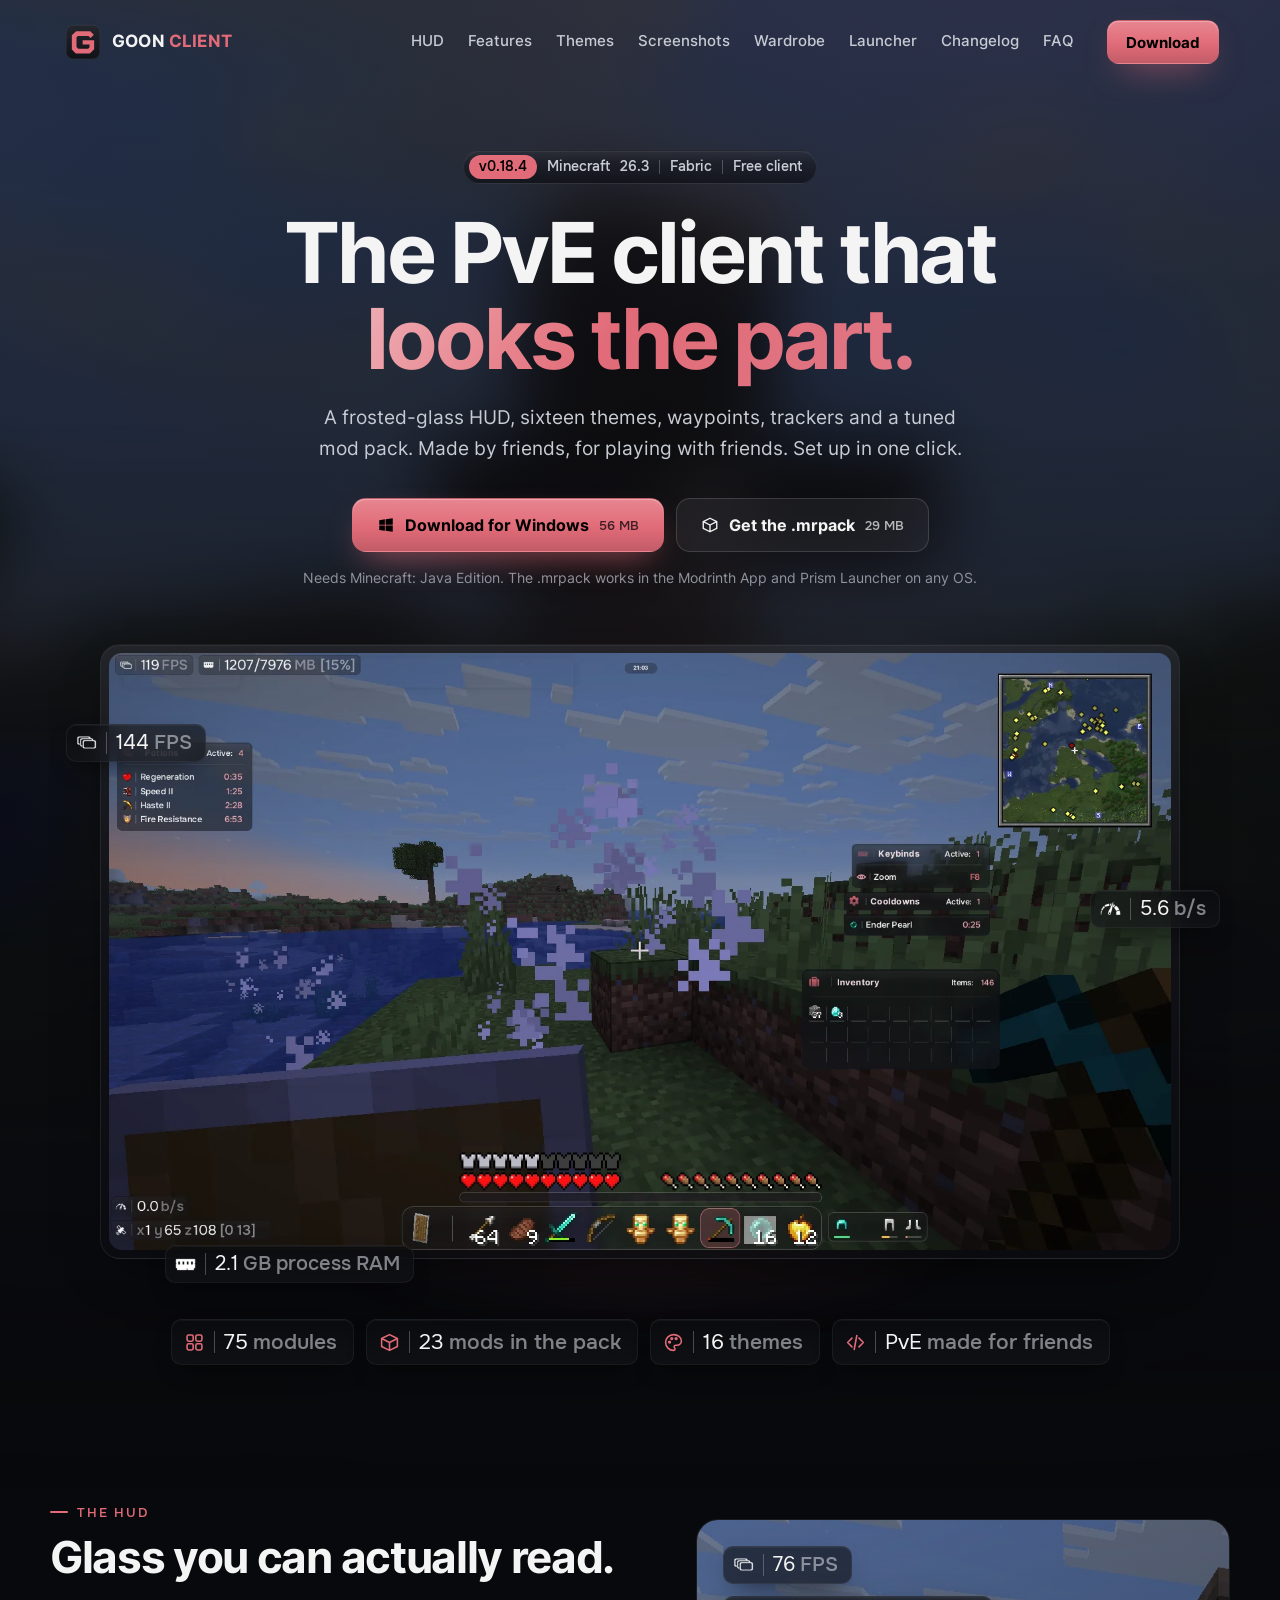
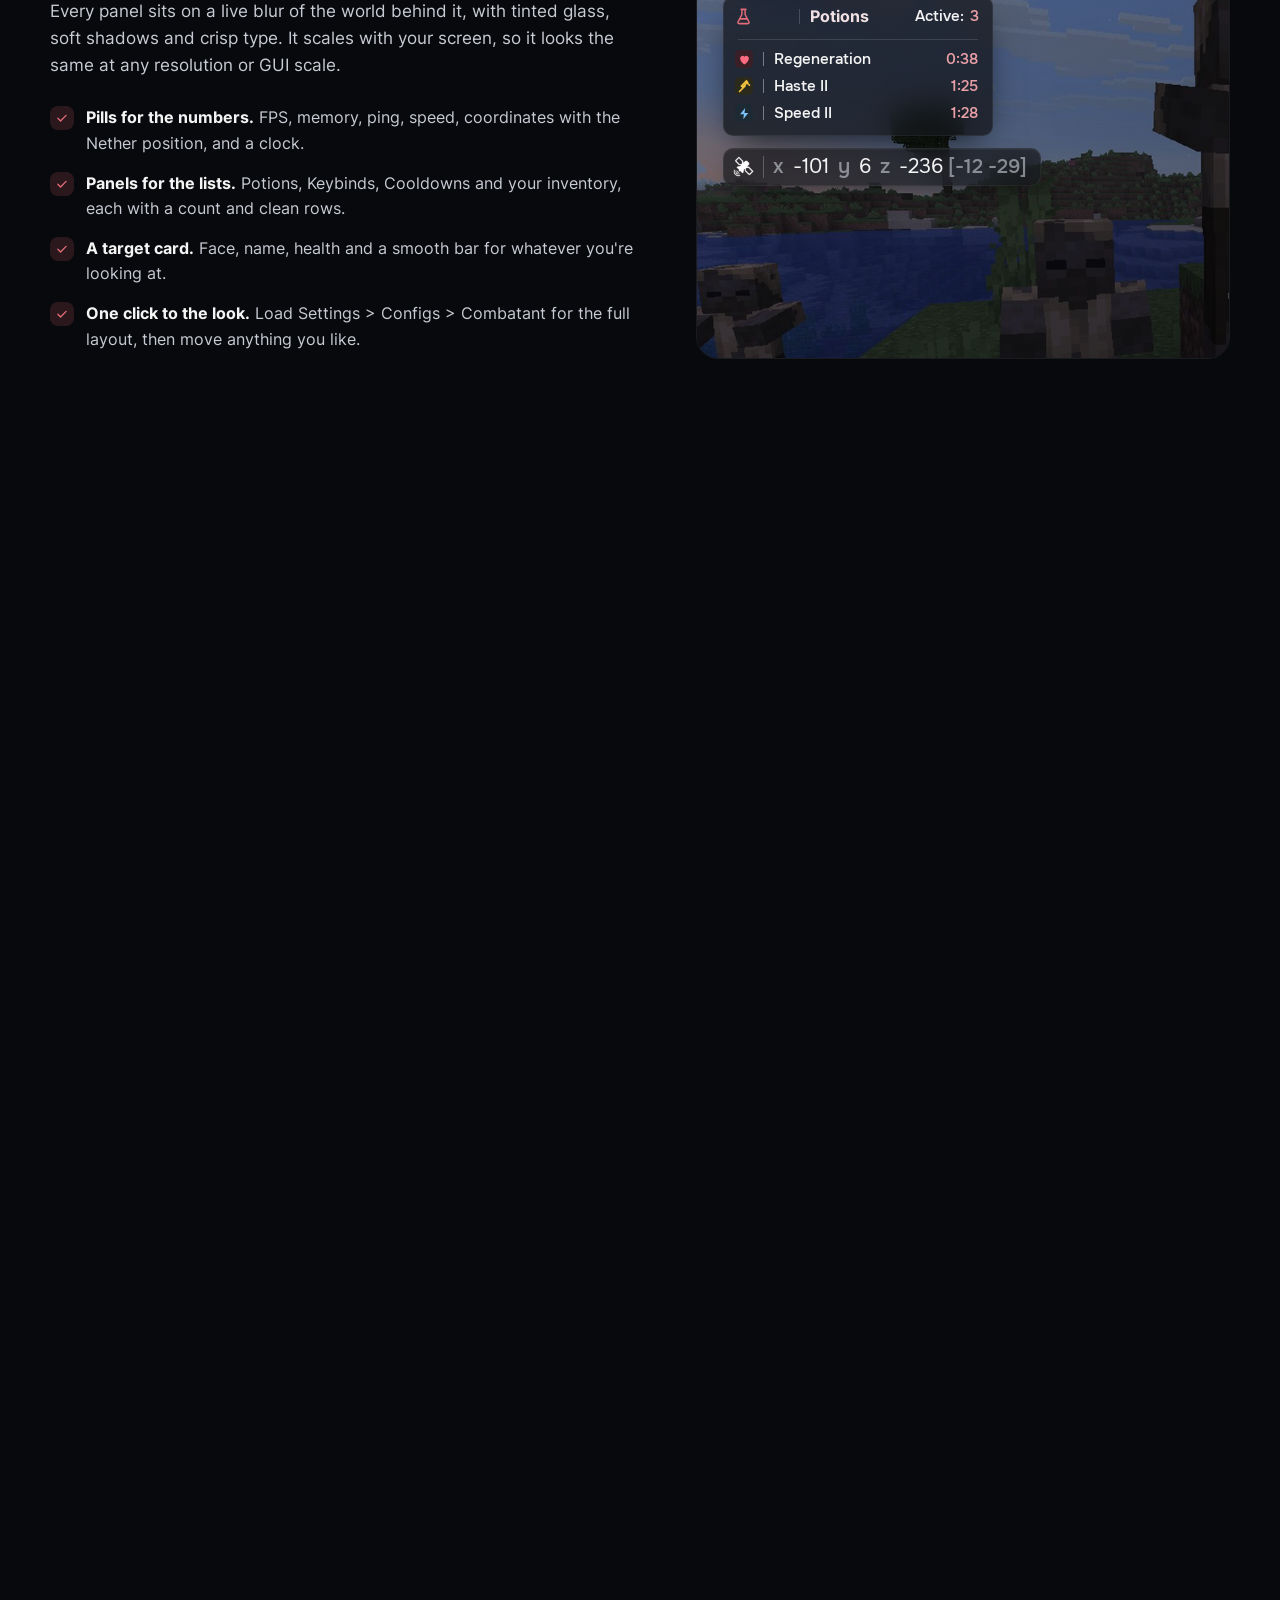
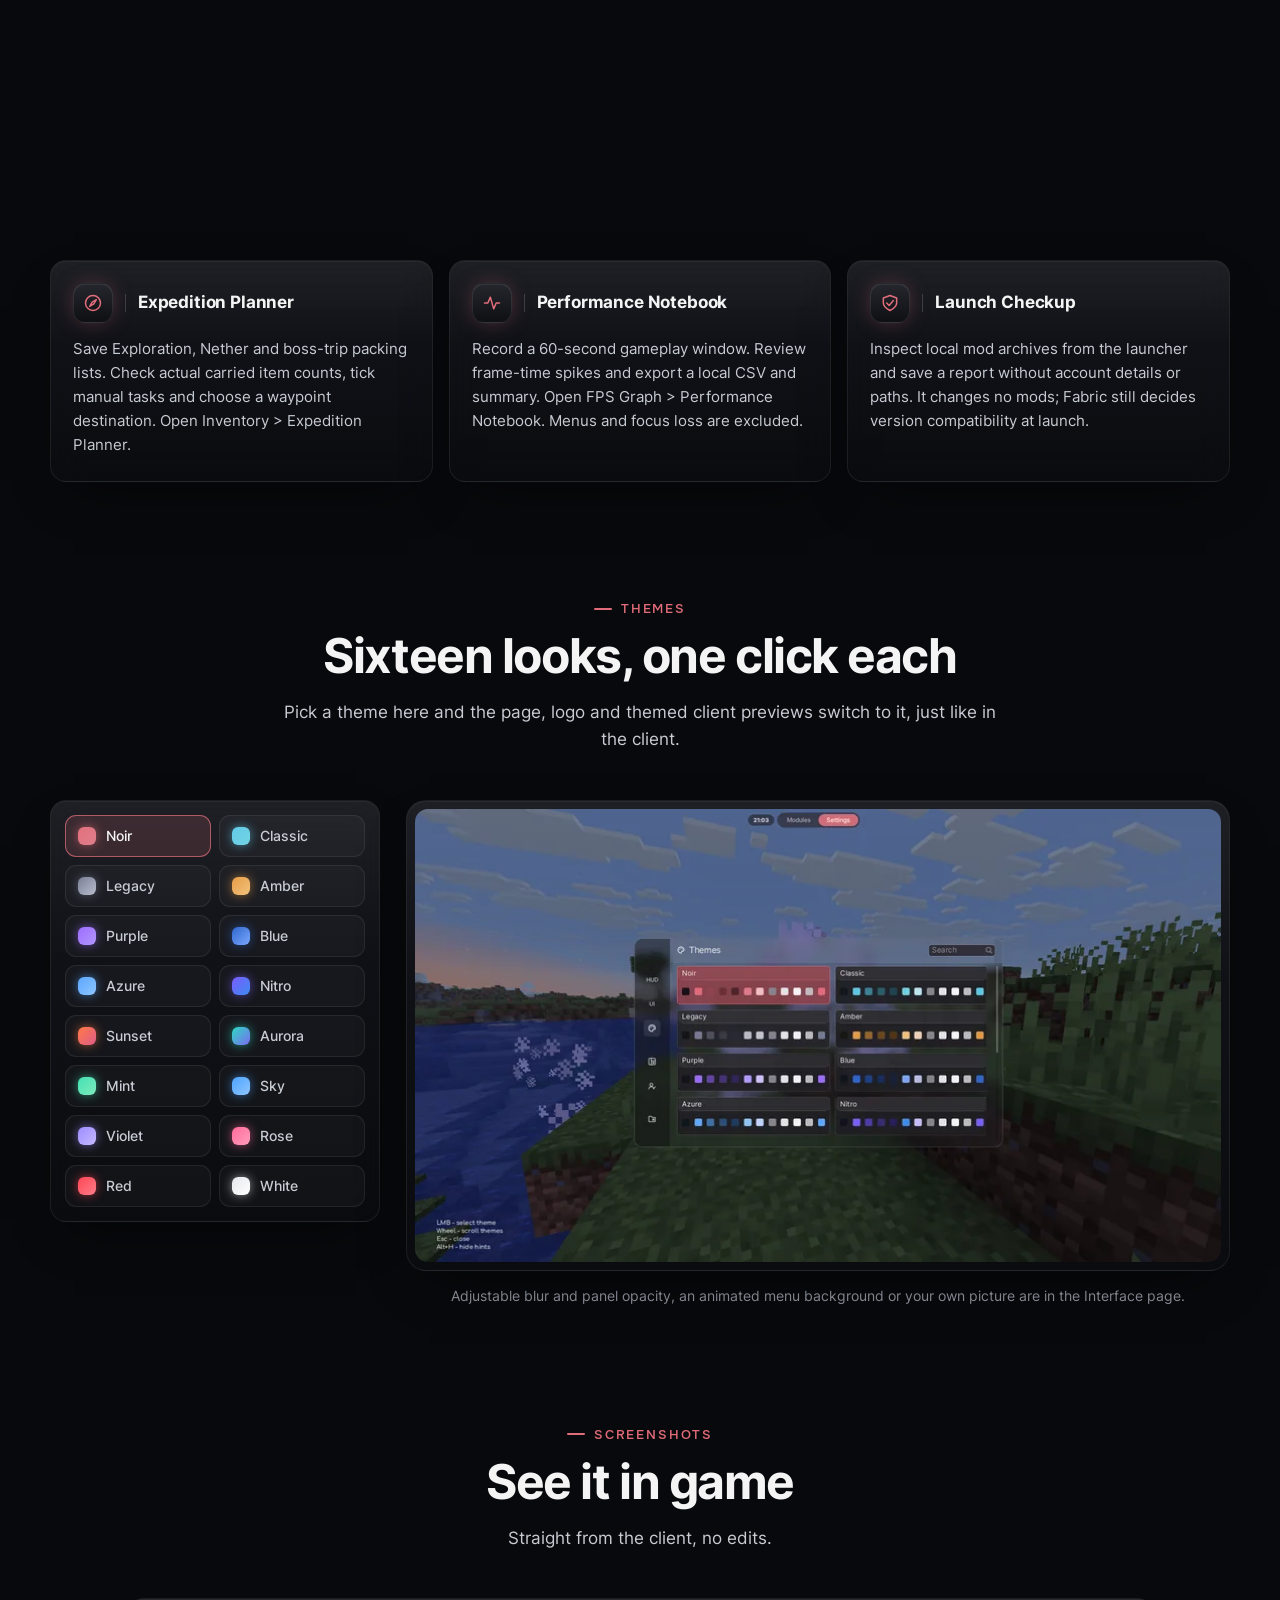
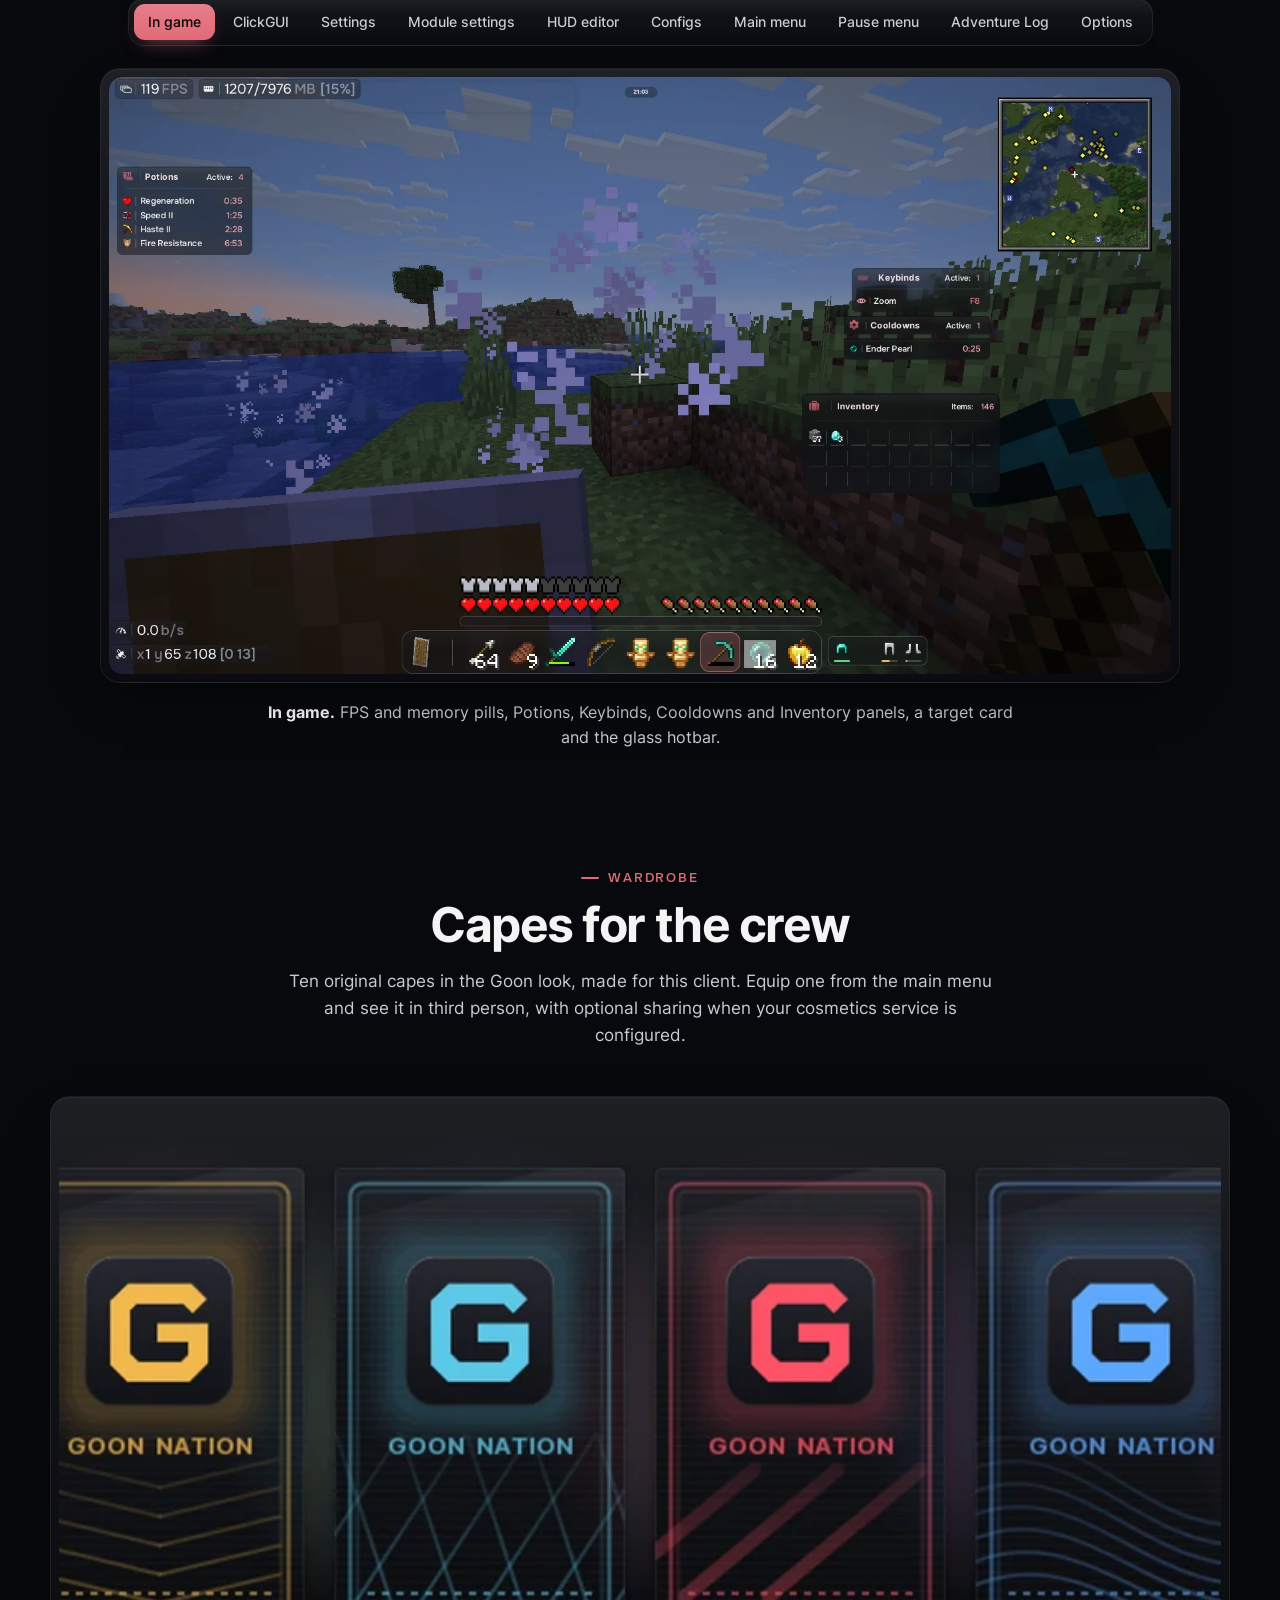
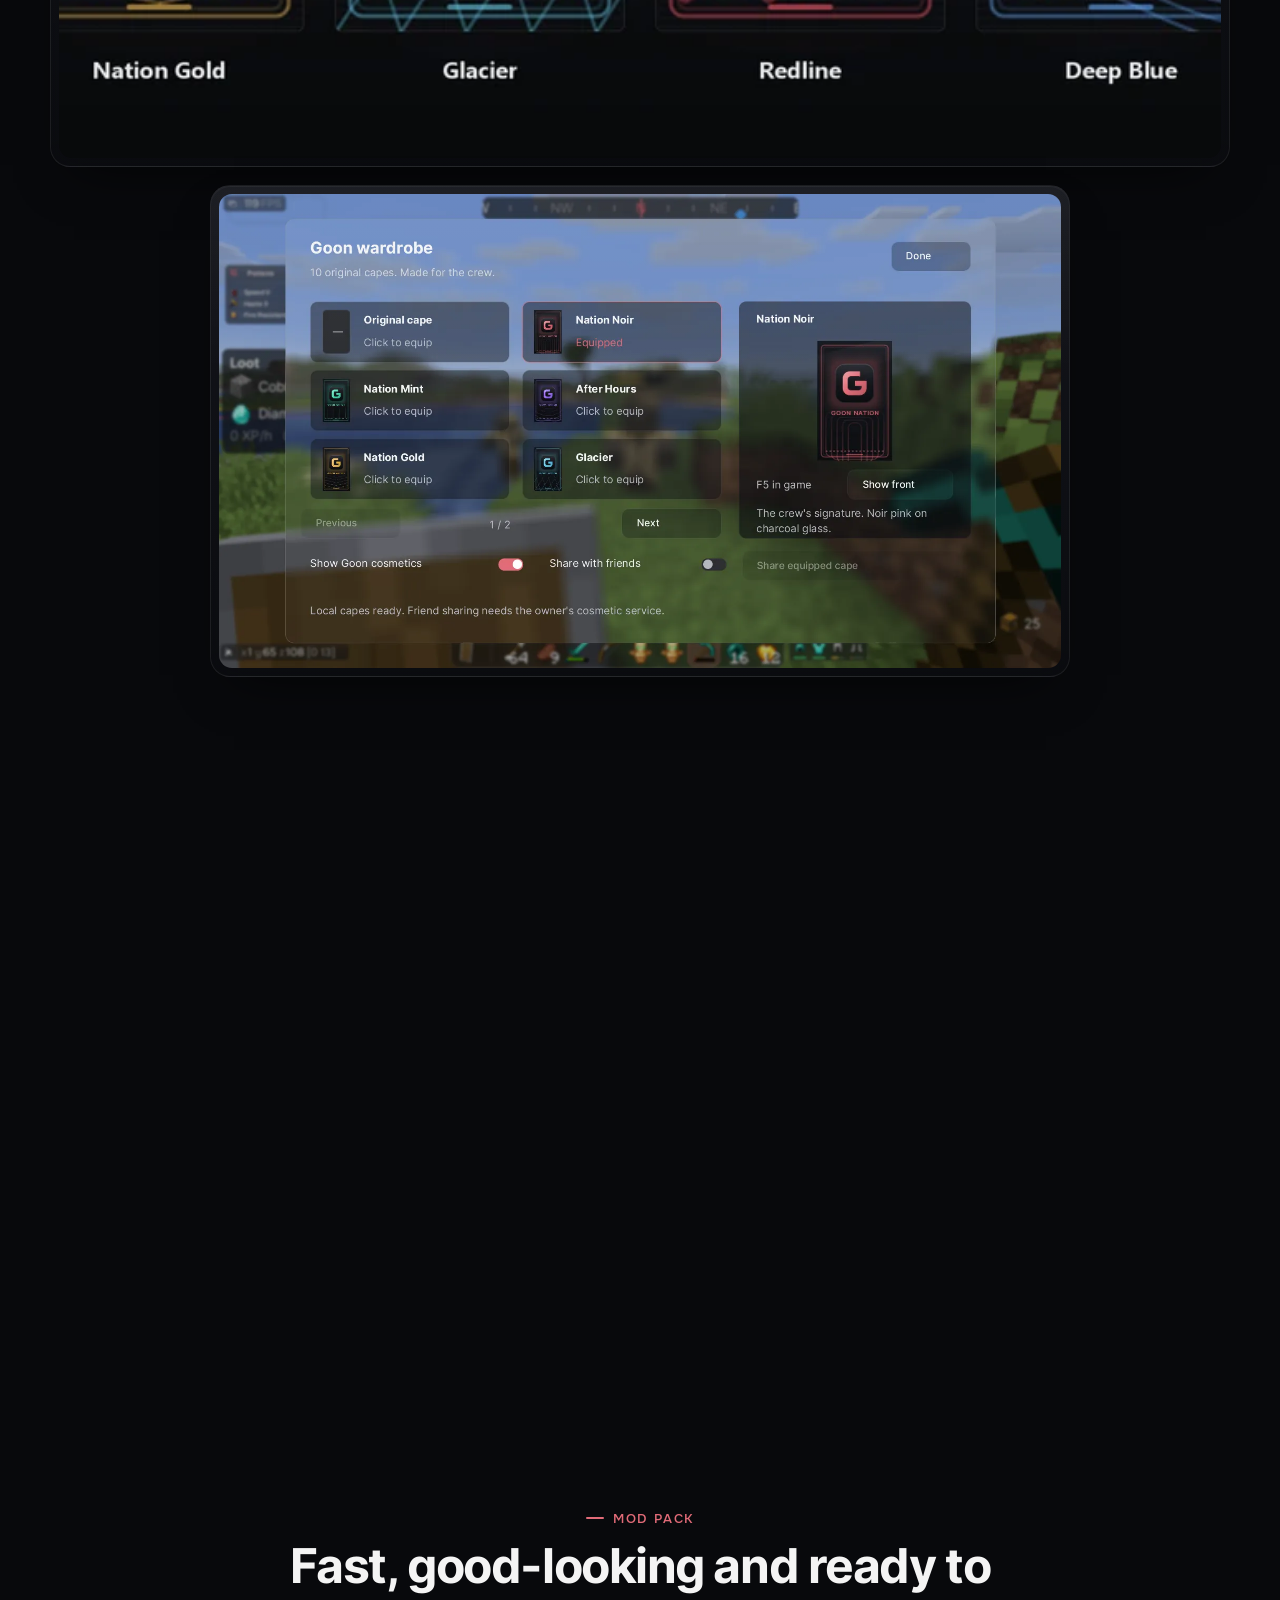
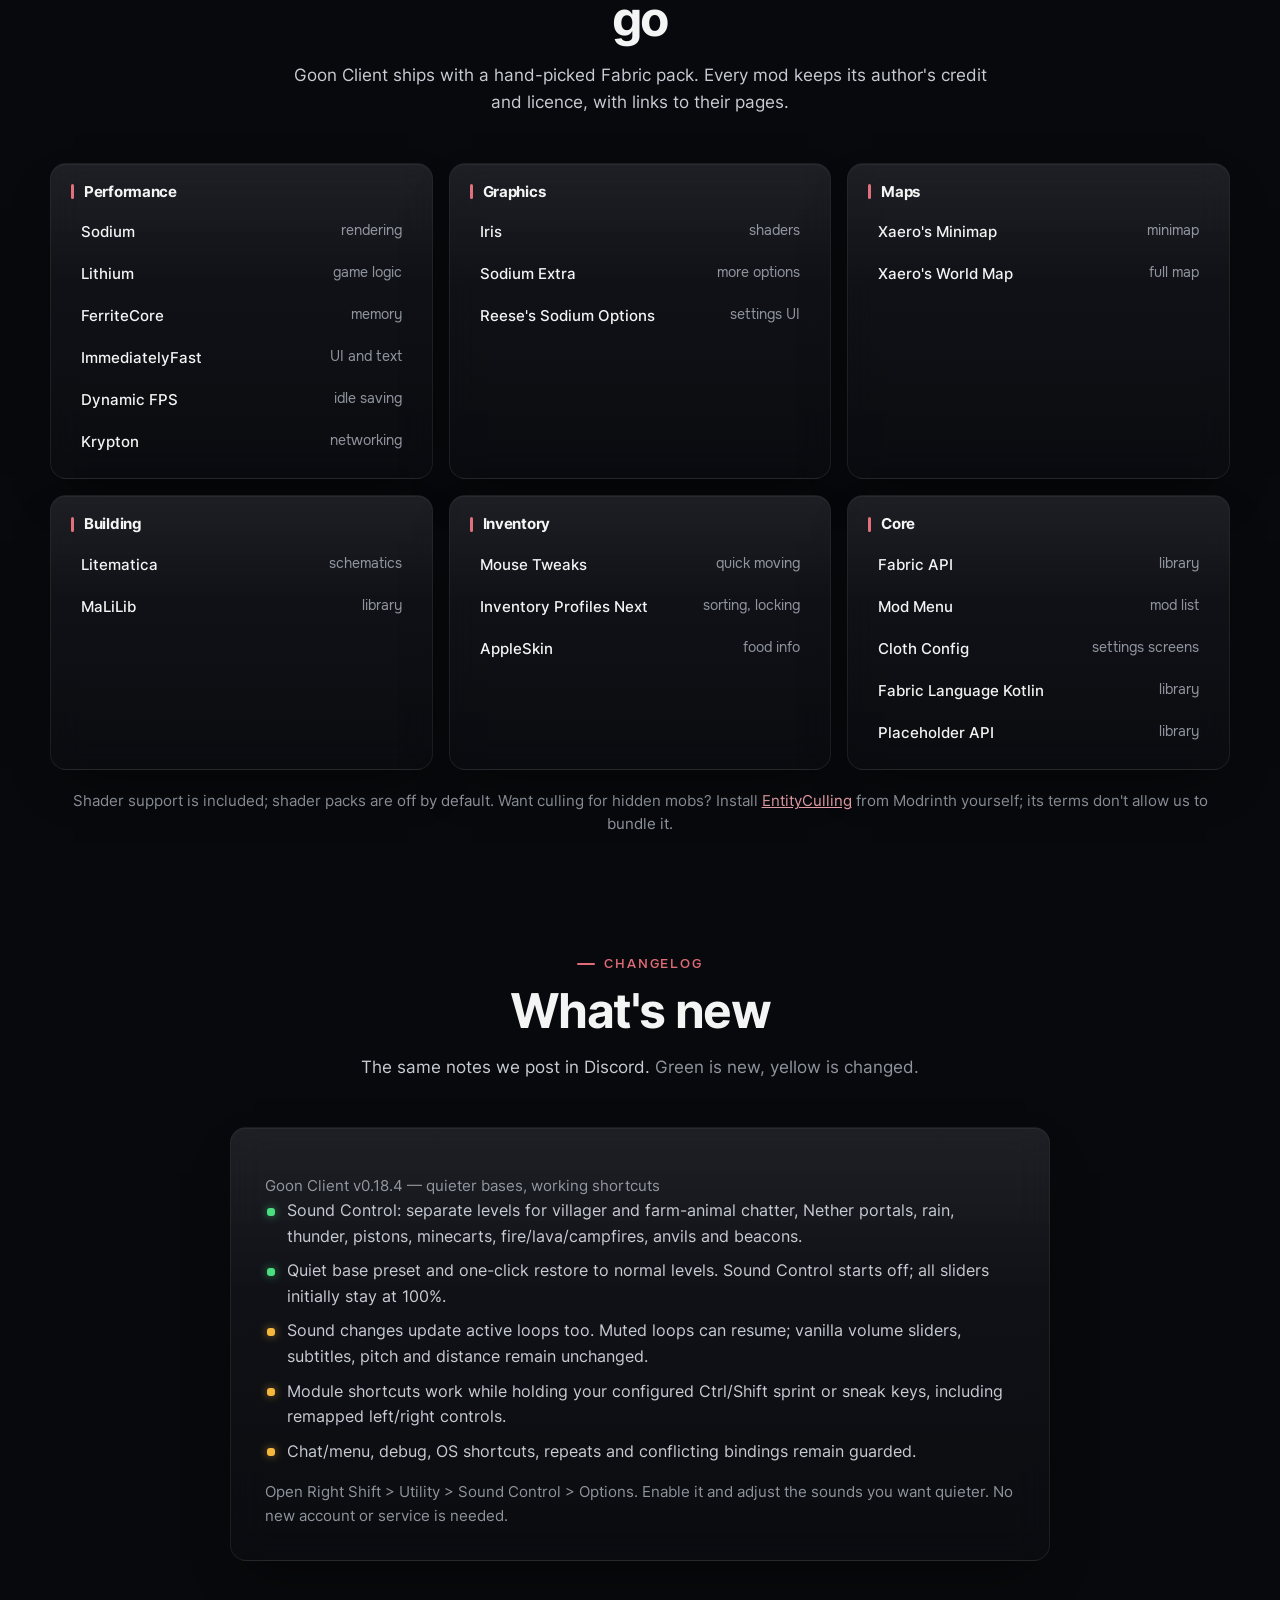
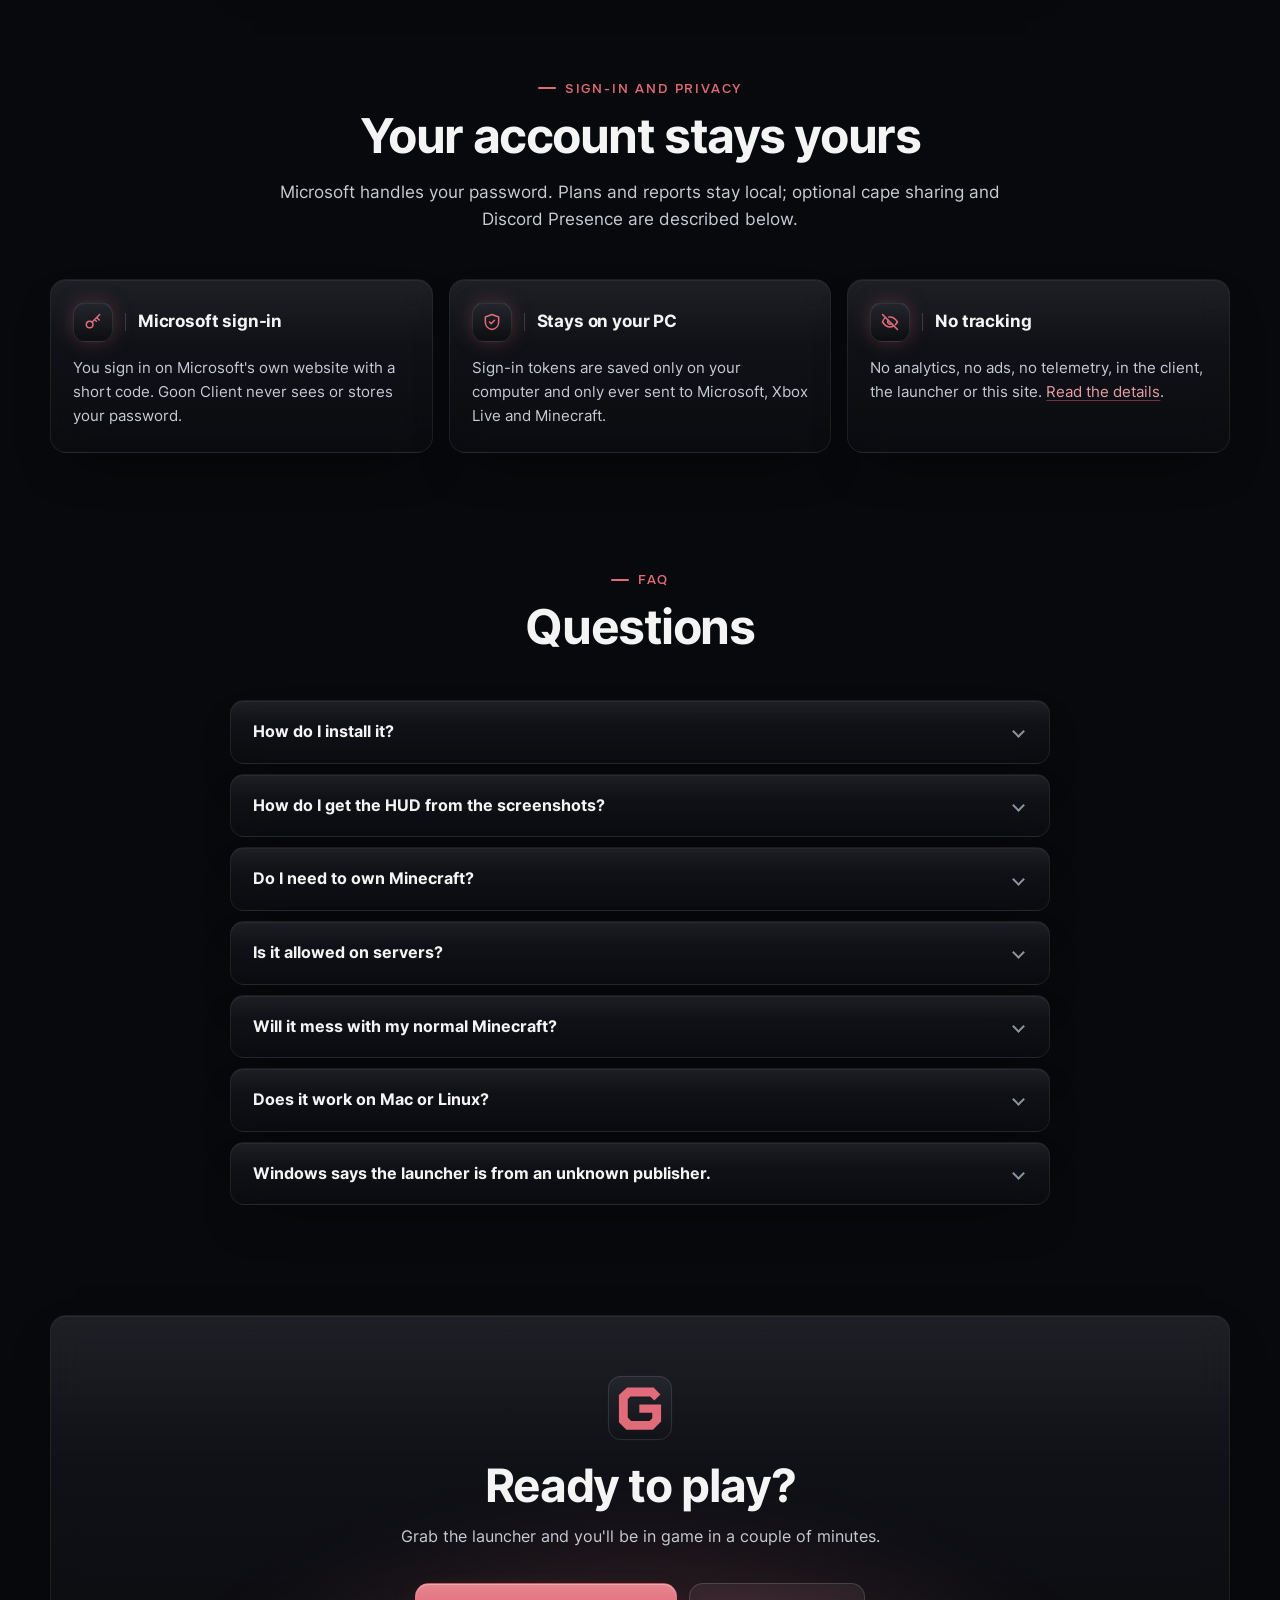
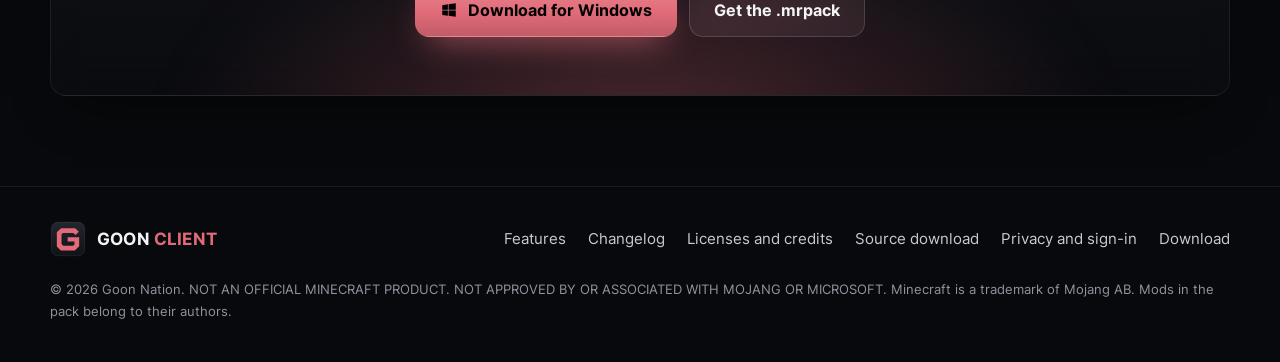
<file: index.html>
<!doctype html>
<html lang="en">
<head>
	<meta charset="utf-8">
	<meta name="viewport" content="width=device-width, initial-scale=1">
	<title>Goon Client</title>
	<meta name="description" content="Goon Client is a free PvE client for Minecraft Java 26.3 by Goon Nation: a frosted-glass HUD, sixteen themes, waypoints, trackers and a tuned mod pack, installed in one click.">
	<meta name="theme-color" content="#08090c">
	<link rel="canonical" href="https://goonnation.xyz/">
	<link rel="icon" type="image/svg+xml" href="assets/img/mark.svg?v=0.17.1">
	<link rel="icon" type="image/png" sizes="64x64" href="assets/img/favicon.png?v=0.17.1">
	<link rel="apple-touch-icon" href="assets/img/apple-touch-icon.png">
	<meta property="og:type" content="website">
	<meta property="og:site_name" content="Goon Nation">
	<meta property="og:title" content="Goon Client: the PvE client for Minecraft 26.3">
	<meta property="og:description" content="A frosted-glass HUD, sixteen themes, waypoints, trackers and a tuned mod pack. Free, installed in one click.">
	<meta property="og:url" content="https://goonnation.xyz/">
	<meta property="og:image" content="https://goonnation.xyz/assets/img/og.jpg">
	<meta name="twitter:card" content="summary_large_image">
	<link rel="preload" href="assets/fonts/inter-bold.ttf" as="font" type="font/ttf" crossorigin>
	<link rel="stylesheet" href="assets/css/site.css?v=0.18.3">
	<script>document.documentElement.classList.add("js")</script>
</head>
<body>
	<a class="skip" href="#main">Skip to content</a>

	<header class="nav" id="nav">
		<div class="wrap nav-inner">
			<a class="brand" href="#top" aria-label="Goon Client home">
				<img data-brand src="assets/img/mark.svg?v=0.17.1" alt="" width="36" height="36">
				<span class="wordmark">GOON <em>CLIENT</em></span>
			</a>
			<ul class="nav-links" id="nav-links">
				<li><a href="#hud">HUD</a></li>
				<li><a href="#features">Features</a></li>
				<li><a href="#themes">Themes</a></li>
				<li><a href="#screenshots">Screenshots</a></li>
				<li><a href="#wardrobe">Wardrobe</a></li>
				<li><a href="#launcher">Launcher</a></li>
				<li><a href="#changelog">Changelog</a></li>
				<li><a href="#faq">FAQ</a></li>
			</ul>
			<a class="btn btn-primary" href="#download">Download</a>
			<button class="nav-toggle" id="nav-toggle" aria-label="Open menu" aria-expanded="false" aria-controls="nav-links">
				<svg viewBox="0 0 24 24" fill="none" stroke="currentColor" stroke-width="2" stroke-linecap="round"><path d="M4 7h16M4 12h16M4 17h16"/></svg>
			</button>
		</div>
	</header>

	<main id="main">
		<!-- Hero -->
		<section class="hero" id="top">
			<div class="hero-bg" aria-hidden="true"><img src="assets/img/hero-bg.jpg" alt="" width="960" height="540"></div>
			<div class="wrap">
				<div class="hero-copy">
					<span class="chip glass"><b>v<span data-version>0.18.4</span></b>Minecraft <span data-mc>26.3</span><span class="sep"></span>Fabric<span class="sep chip-extra"></span><span class="chip-extra">Free client</span></span>
					<h1>The PvE client that<br><span class="accent">looks the part.</span></h1>
					<p class="hero-sub">A frosted-glass HUD, sixteen themes, waypoints, trackers and a tuned mod pack. Made by friends, for playing with friends. Set up in one click.</p>
					<div class="hero-cta" id="download">
						<a class="btn btn-primary btn-big" href="download/GoonClient-Launcher-windows.zip" download>
							<svg viewBox="0 0 24 24" fill="currentColor"><path d="M3 5.5l7.5-1.05V11.5H3V5.5zm0 13l7.5 1.05V12.5H3v6zm8.5 1.2L21 21v-8.5h-9.5v7.2zm0-15.4v7.2H21V3l-9.5 1.3z"/></svg>
							Download for Windows <span class="meta" data-size="launcher">56 MB</span>
						</a>
						<a class="btn btn-big" href="download/GoonClient.mrpack" download>
							<svg viewBox="0 0 24 24" fill="none" stroke="currentColor" stroke-width="1.8" stroke-linejoin="round"><path d="M21 7.5l-9-4.5-9 4.5 9 4.5 9-4.5z"/><path d="M3 7.5v9l9 4.5 9-4.5v-9M12 12v9"/></svg>
							Get the .mrpack <span class="meta" data-size="mrpack">29 MB</span>
						</a>
					</div>
					<p class="hero-note">Needs Minecraft: Java Edition. The .mrpack works in the Modrinth App and Prism Launcher on any OS.</p>
				</div>

				<div class="hero-shot reveal">
					<div class="glow" aria-hidden="true"></div>
					<div class="frame glass">
						<img data-theme-shot="hud" src="assets/img/shot-hud-1600.webp" srcset="assets/img/shot-hud-800.webp 800w, assets/img/shot-hud-1600.webp 1600w" sizes="(max-width: 1100px) 94vw, 1060px" alt="Goon Client in game: FPS and memory pills, the Potions, Keybinds, Cooldowns and Inventory panels, a target card and a glass hotbar" width="1600" height="900" fetchpriority="high">
					</div>
					<div class="float float-a" aria-hidden="true">
						<span class="hud-pill"><img src="assets/img/hud/fps.png" alt="" width="21" height="21"><span class="div"></span>144<span class="unit">FPS</span></span>
					</div>
					<div class="float float-b" aria-hidden="true">
						<span class="hud-pill"><img src="assets/img/hud/speedometer.png" alt="" width="20" height="20"><span class="div"></span>5.6<span class="unit">b/s</span></span>
					</div>
					<div class="float float-c" aria-hidden="true">
						<span class="hud-pill"><img src="assets/img/hud/memory.png" alt="" width="20" height="20"><span class="div"></span>2.1<span class="unit">GB process RAM</span></span>
					</div>
				</div>

				<div class="stats">
					<span class="hud-pill reveal"><svg viewBox="0 0 24 24" fill="none" stroke="currentColor" stroke-width="1.8" stroke-linecap="round" stroke-linejoin="round"><rect x="3.5" y="3.5" width="7" height="7" rx="1.8"/><rect x="13.5" y="3.5" width="7" height="7" rx="1.8"/><rect x="3.5" y="13.5" width="7" height="7" rx="1.8"/><rect x="13.5" y="13.5" width="7" height="7" rx="1.8"/></svg><span class="div"></span>75<span class="unit">modules</span></span>
					<span class="hud-pill reveal"><svg viewBox="0 0 24 24" fill="none" stroke="currentColor" stroke-width="1.8" stroke-linejoin="round"><path d="M21 7.5l-9-4.5-9 4.5 9 4.5 9-4.5z"/><path d="M3 7.5v9l9 4.5 9-4.5v-9M12 12v9"/></svg><span class="div"></span><strong data-mods>23</strong><span class="unit">mods in the pack</span></span>
					<span class="hud-pill reveal"><svg viewBox="0 0 24 24" fill="none" stroke="currentColor" stroke-width="1.8" stroke-linejoin="round"><path d="M12 3a9 9 0 1 0 0 18c1.1 0 1.7-.8 1.7-1.7 0-.5-.2-.9-.5-1.2-.3-.3-.5-.7-.5-1.2 0-.9.8-1.7 1.7-1.7H16a5 5 0 0 0 5-5c0-4-4-7.2-9-7.2z"/><circle cx="7.5" cy="11.5" r="1"/><circle cx="10" cy="7.5" r="1"/><circle cx="15" cy="7.5" r="1"/></svg><span class="div"></span>16<span class="unit">themes</span></span>
					<span class="hud-pill reveal"><svg viewBox="0 0 24 24" fill="none" stroke="currentColor" stroke-width="1.8" stroke-linecap="round" stroke-linejoin="round"><path d="M8 7l-5 5 5 5M16 7l5 5-5 5M13.5 4l-3 16"/></svg><span class="div"></span>PvE<span class="unit">made for friends</span></span>
				</div>
			</div>
		</section>

		<!-- HUD -->
		<section class="section" id="hud">
			<div class="wrap split">
				<div class="reveal">
					<span class="eyebrow">The HUD</span>
					<h2>Glass you can actually read.</h2>
					<p class="lede">Every panel sits on a live blur of the world behind it, with tinted glass, soft shadows and crisp type. It scales with your screen, so it looks the same at any resolution or GUI scale.</p>
					<ul class="checks">
						<li><span class="check"><svg viewBox="0 0 24 24" fill="none" stroke="currentColor" stroke-width="2.4" stroke-linecap="round" stroke-linejoin="round"><path d="M5 12.5l4.5 4.5L19 7.5"/></svg></span><span><strong>Pills for the numbers.</strong> FPS, memory, ping, speed, coordinates with the Nether position, and a clock.</span></li>
						<li><span class="check"><svg viewBox="0 0 24 24" fill="none" stroke="currentColor" stroke-width="2.4" stroke-linecap="round" stroke-linejoin="round"><path d="M5 12.5l4.5 4.5L19 7.5"/></svg></span><span><strong>Panels for the lists.</strong> Potions, Keybinds, Cooldowns and your inventory, each with a count and clean rows.</span></li>
						<li><span class="check"><svg viewBox="0 0 24 24" fill="none" stroke="currentColor" stroke-width="2.4" stroke-linecap="round" stroke-linejoin="round"><path d="M5 12.5l4.5 4.5L19 7.5"/></svg></span><span><strong>A target card.</strong> Face, name, health and a smooth bar for whatever you're looking at.</span></li>
						<li><span class="check"><svg viewBox="0 0 24 24" fill="none" stroke="currentColor" stroke-width="2.4" stroke-linecap="round" stroke-linejoin="round"><path d="M5 12.5l4.5 4.5L19 7.5"/></svg></span><span><strong>One click to the look.</strong> Load Settings &gt; Configs &gt; Combatant for the full layout, then move anything you like.</span></li>
					</ul>
				</div>
				<div class="hud-stage reveal" aria-hidden="true">
					<img src="assets/img/hud-stage.jpg" alt="" width="960" height="720" loading="lazy">
					<div class="stack">
						<span class="hud-pill"><img src="assets/img/hud/fps.png" alt="" width="21" height="21"><span class="div"></span>76<span class="unit">FPS</span></span>
						<div class="hud-panel">
							<header>
								<svg viewBox="0 0 24 24" fill="none" stroke="currentColor" stroke-width="1.9" stroke-linecap="round" stroke-linejoin="round"><path d="M9 3h6M10 3v6.5L5 19a1.5 1.5 0 0 0 1.3 2h11.4A1.5 1.5 0 0 0 19 19l-5-9.5V3"/><path d="M7.5 15h9"/></svg>
								<span class="div"></span><strong>Potions</strong><span>Active:<b>3</b></span>
							</header>
							<hr>
							<div class="hud-row"><i style="background:#3a1f26;color:#ff6b81"><svg viewBox="0 0 24 24" fill="currentColor"><path d="M12 20s-7-4.5-7-10a4 4 0 0 1 7-2.6A4 4 0 0 1 19 10c0 5.5-7 10-7 10z"/></svg></i><span class="div"></span>Regeneration<em>0:38</em></div>
							<div class="hud-row"><i style="background:#2c2a1a;color:#f5c542"><svg viewBox="0 0 24 24" fill="none" stroke="currentColor" stroke-width="2.4" stroke-linecap="round"><path d="M14 4l6 6M4 20l9-9M15 3l2 2-8 8-2-2z"/></svg></i><span class="div"></span>Haste II<em>1:25</em></div>
							<div class="hud-row"><i style="background:#1d2a33;color:#7cc4ff"><svg viewBox="0 0 24 24" fill="currentColor"><path d="M13 3L5 13h6l-1 8 8-10h-6l1-8z"/></svg></i><span class="div"></span>Speed II<em>1:28</em></div>
						</div>
						<span class="hud-pill"><img src="assets/img/hud/coords.png" alt="" width="20" height="20"><span class="div"></span><span class="unit" style="margin:0">x</span>-101 <span class="unit" style="margin:0">y</span>6 <span class="unit" style="margin:0">z</span>-236<span class="unit">[-12 -29]</span></span>
					</div>
				</div>
			</div>
		</section>

		<!-- Features -->
		<section class="section" id="features">
			<div class="wrap">
				<div class="section-head reveal">
					<span class="eyebrow">Features</span>
					<h2>Everything survival needs on screen</h2>
					<p>Built for servers with friends: the info you actually look at, laid out cleanly, and nothing that gets in the way.</p>
				</div>

				<div class="features">
					<article class="feature glass reveal">
						<div class="feature-head"><div class="icon"><svg viewBox="0 0 24 24" fill="none" stroke="currentColor" stroke-width="1.8" stroke-linecap="round" stroke-linejoin="round"><rect x="3.5" y="4" width="17" height="16" rx="3"/><path d="M3.5 9h17M8 4v5"/></svg></div><span class="div"></span><h3>ClickGUI and Settings</h3></div>
						<p>Press <kbd>Right Shift</kbd> for a frosted-glass menu: category tabs across the top and icon cards in a three-column grid, search with <kbd>Ctrl</kbd>+<kbd>F</kbd>, and a Settings window for the HUD, interface, themes and saved setups.</p>
					</article>
					<article class="feature glass reveal">
						<div class="feature-head"><div class="icon"><svg viewBox="0 0 24 24" fill="none" stroke="currentColor" stroke-width="1.8" stroke-linecap="round" stroke-linejoin="round"><path d="M12 3v18M3 12h18M9 6l3-3 3 3M9 18l3 3 3-3M6 9l-3 3 3 3M18 9l3 3-3 3"/></svg></div><span class="div"></span><h3>HUD editor</h3></div>
						<p>Drag any panel and it lands exactly where you drop it, snapping to edges and other panels. Select one and every setting it has sits right beside it.</p>
					</article>
					<article class="feature glass reveal">
						<div class="feature-head"><div class="icon"><svg viewBox="0 0 24 24" fill="none" stroke="currentColor" stroke-width="1.8" stroke-linecap="round" stroke-linejoin="round"><path d="M12 21s-7-6.2-7-11.5a7 7 0 0 1 14 0C19 14.8 12 21 12 21z"/><circle cx="12" cy="9.5" r="2.5"/></svg></div><span class="div"></span><h3>Waypoints and minimap</h3></div>
						<p>Xaero's minimap lives in your HUD. Save spots with <kbd>/wp</kbd>, follow them on the compass and get a death waypoint automatically.</p>
					</article>
					<article class="feature glass reveal">
						<div class="feature-head"><div class="icon"><svg viewBox="0 0 24 24" fill="none" stroke="currentColor" stroke-width="1.8" stroke-linecap="round" stroke-linejoin="round"><path d="M12 3l9 5-9 5-9-5 9-5z"/><path d="M3 13l9 5 9-5"/></svg></div><span class="div"></span><h3>Spawn Overlay and farm tools</h3></div>
						<p>Red where mobs can spawn now, amber where they can at night, plus chunk borders and spawn range rings for planning farms.</p>
					</article>
					<article class="feature glass reveal">
						<div class="feature-head"><div class="icon"><svg viewBox="0 0 24 24" fill="none" stroke="currentColor" stroke-width="1.8" stroke-linecap="round" stroke-linejoin="round"><path d="M5 4.5A1.5 1.5 0 0 1 6.5 3H19v15H6.5A1.5 1.5 0 0 0 5 19.5v-15z"/><path d="M5 19.5A1.5 1.5 0 0 0 6.5 21H19v-3"/><path d="M9 7h6M9 10.5h6"/></svg></div><span class="div"></span><h3>Adventure Log</h3></div>
						<p>Press <kbd>J</kbd> for a diary of each world: deaths and what killed you, bosses, rare finds, advancements and trips, with screenshots.</p>
					</article>
					<article class="feature glass reveal">
						<div class="feature-head"><div class="icon"><svg viewBox="0 0 24 24" fill="none" stroke="currentColor" stroke-width="1.8" stroke-linecap="round" stroke-linejoin="round"><path d="M4 19h16"/><path d="M6 15l4-4 3 3 5-6"/><path d="M15 8h3v3"/></svg></div><span class="div"></span><h3>Loot Tracker</h3></div>
						<p>Everything you pick up, with drops, XP and kills per hour. Reset it when you start a farm run.</p>
					</article>
					<article class="feature glass reveal">
						<div class="feature-head"><div class="icon"><svg viewBox="0 0 24 24" fill="none" stroke="currentColor" stroke-width="1.8" stroke-linecap="round" stroke-linejoin="round"><path d="M12 20s-7-4.5-7-10a4 4 0 0 1 7-2.6A4 4 0 0 1 19 10c0 5.5-7 10-7 10z"/></svg></div><span class="div"></span><h3>Mob Info and health bars</h3></div>
						<p>A target card with health, armour and distance for what you're looking at, plus health bars and damage numbers over hurt mobs.</p>
					</article>
					<article class="feature glass reveal">
						<div class="feature-head"><div class="icon"><svg viewBox="0 0 24 24" fill="none" stroke="currentColor" stroke-width="1.8" stroke-linecap="round" stroke-linejoin="round"><path d="M12 3.5l9 16H3l9-16z"/><path d="M12 10v4M12 17h.01"/></svg></div><span class="div"></span><h3>Danger Meter and Boss Prep</h3></div>
						<p>Warnings for low health, hunger, drowning and breaking gear, and a checklist before the Wither, the Warden or a raid.</p>
					</article>
					<article class="feature glass reveal">
						<div class="feature-head"><div class="icon"><svg viewBox="0 0 24 24" fill="none" stroke="currentColor" stroke-width="1.8" stroke-linecap="round" stroke-linejoin="round"><circle cx="11" cy="11" r="7"/><path d="M20 20l-4-4M11 8v6M8 11h6"/></svg></div><span class="div"></span><h3>Zoom, Freelook and crosshair</h3></div>
						<p>Hold <kbd>C</kbd> to zoom and <kbd>Left Alt</kbd> to look around. Build your own crosshair: five styles, any size and colour.</p>
					</article>
				</div>
			</div>
		</section>

        <section class="section" id="survival-tools">
            <div class="wrap">
                <div class="section-head reveal">
                    <span class="eyebrow">Survival companions</span>
                    <h2>Plan the trip. Keep the details.</h2>
                    <p>Local tools for packing, finding supplies and understanding your sessions.</p>
                </div>
                <div class="features">
                    <article class="feature glass reveal">
                        <div class="feature-head"><div class="icon"><svg viewBox="0 0 24 24" fill="none" stroke="currentColor" stroke-width="1.8" stroke-linecap="round" stroke-linejoin="round"><rect x="3" y="4" width="18" height="7" rx="2"/><rect x="3" y="14" width="18" height="6" rx="2"/><path d="M7 7.5h.01M7 17h.01"/></svg></div><span class="div"></span><h3>Server-linked setups</h3></div>
                        <p>Link a saved setup in Configs. It loads on your next join, and your previous settings return when you leave.</p>
                    </article>
                    <article class="feature glass reveal">
                        <div class="feature-head"><div class="icon"><svg viewBox="0 0 24 24" fill="none" stroke="currentColor" stroke-width="1.8" stroke-linecap="round" stroke-linejoin="round"><path d="M3 8l9-5 9 5v11H3zM3 8l9 5 9-5M12 13v8"/></svg></div><span class="div"></span><h3>Container Bookmarks</h3></div>
                        <p>Search items in containers you previously opened, then copy a location or make a waypoint. Remembered contents can become stale until reopened.</p>
                    </article>
                    <article class="feature glass reveal">
                        <div class="feature-head"><div class="icon"><svg viewBox="0 0 24 24" fill="none" stroke="currentColor" stroke-width="1.8" stroke-linecap="round" stroke-linejoin="round"><path d="M4 20V4M4 20h17M8 16v-5M13 16V7M18 16v-8"/></svg></div><span class="div"></span><h3>Farm reports</h3></div>
                        <p>Review your observed pickups and XP, then export CSV or Markdown. Rates use at least one minute; these are not server-wide production totals.</p>
                    </article>
                    <article class="feature glass reveal">
                        <div class="feature-head"><div class="icon"><svg viewBox="0 0 24 24" fill="none" stroke="currentColor" stroke-width="1.8" stroke-linecap="round" stroke-linejoin="round"><circle cx="12" cy="12" r="9"/><path d="M16 8l-3 5-5 3 3-5z"/></svg></div><span class="div"></span><h3>Expedition Planner</h3></div>
                        <p>Save Exploration, Nether and boss-trip packing lists. Check actual carried item counts, tick manual tasks and choose a waypoint destination. Open Inventory &gt; Expedition Planner.</p>
                    </article>
                    <article class="feature glass reveal">
                        <div class="feature-head"><div class="icon"><svg viewBox="0 0 24 24" fill="none" stroke="currentColor" stroke-width="1.8" stroke-linecap="round" stroke-linejoin="round"><path d="M3 12h4l3-7 4 14 3-7h4"/></svg></div><span class="div"></span><h3>Performance Notebook</h3></div>
                        <p>Record a 60-second gameplay window. Review frame-time spikes and export a local CSV and summary. Open FPS Graph &gt; Performance Notebook. Menus and focus loss are excluded.</p>
                    </article>
                    <article class="feature glass reveal">
                        <div class="feature-head"><div class="icon"><svg viewBox="0 0 24 24" fill="none" stroke="currentColor" stroke-width="1.8" stroke-linecap="round" stroke-linejoin="round"><path d="M12 3l8 3v6c0 5-8 9-8 9s-8-4-8-9V6zM8 12l3 3 5-6"/></svg></div><span class="div"></span><h3>Launch Checkup</h3></div>
                        <p>Inspect local mod archives from the launcher and save a report without account details or paths. It changes no mods; Fabric still decides version compatibility at launch.</p>
                    </article>
                </div>
            </div>
        </section>

		<!-- Themes -->
		<section class="section" id="themes">
			<div class="wrap">
				<div class="section-head reveal">
					<span class="eyebrow">Themes</span>
					<h2>Sixteen looks, one click each</h2>
					<p>Pick a theme here and the page, logo and themed client previews switch to it, just like in the client.</p>
				</div>
				<div class="themes">
					<div class="swatches glass reveal" role="group" aria-label="Theme">
						<button class="swatch" style="--s1:#e16b78;--s2:#e07a88" data-theme="Noir" aria-pressed="true">Noir</button>
						<button class="swatch" style="--s1:#5cc8e7;--s2:#6fd3e2" data-theme="Classic" aria-pressed="false">Classic</button>
						<button class="swatch" style="--s1:#767c94;--s2:#b7bccb" data-theme="Legacy" aria-pressed="false">Legacy</button>
						<button class="swatch" style="--s1:#e69a43;--s2:#f2c27a" data-theme="Amber" aria-pressed="false">Amber</button>
						<button class="swatch" style="--s1:#9b6bff;--s2:#b397ff" data-theme="Purple" aria-pressed="false">Purple</button>
						<button class="swatch" style="--s1:#2e64cc;--s2:#7aa8ff" data-theme="Blue" aria-pressed="false">Blue</button>
						<button class="swatch" style="--s1:#5da7ff;--s2:#8cc6ff" data-theme="Azure" aria-pressed="false">Azure</button>
						<button class="swatch" style="--s1:#7a5cff;--s2:#3d8bf0" data-theme="Nitro" aria-pressed="false">Nitro</button>
						<button class="swatch" style="--s1:#ff7a45;--s2:#e05c8a" data-theme="Sunset" aria-pressed="false">Sunset</button>
						<button class="swatch" style="--s1:#2dd9c3;--s2:#7a6cf0" data-theme="Aurora" aria-pressed="false">Aurora</button>
						<button class="swatch" style="--s1:#43e0b2;--s2:#7febbe" data-theme="Mint" aria-pressed="false">Mint</button>
						<button class="swatch" style="--s1:#4da3ff;--s2:#8ec6ff" data-theme="Sky" aria-pressed="false">Sky</button>
						<button class="swatch" style="--s1:#9d8cff;--s2:#c4b9ff" data-theme="Violet" aria-pressed="false">Violet</button>
						<button class="swatch" style="--s1:#ff6b9a;--s2:#ff9dbc" data-theme="Rose" aria-pressed="false">Rose</button>
						<button class="swatch" style="--s1:#ff4655;--s2:#ff7d88" data-theme="Red" aria-pressed="false">Red</button>
						<button class="swatch" style="--s1:#e6e7ea;--s2:#ffffff" data-theme="White" aria-pressed="false">White</button>
					</div>
					<div class="reveal">
						<div class="frame glass">
							<img data-theme-shot="themes" src="assets/img/shot-themes-1600.webp" srcset="assets/img/shot-themes-800.webp 800w, assets/img/shot-themes-1600.webp 1600w" sizes="(max-width: 1100px) 94vw, 800px" alt="The Themes page of the Goon Client settings window, listing each theme's colours" width="1600" height="900" loading="lazy">
						</div>
						<p class="themes-note">Adjustable blur and panel opacity, an animated menu background or your own picture are in the Interface page.</p>
					</div>
				</div>
			</div>
		</section>

		<!-- Screenshots -->
		<section class="section" id="screenshots">
			<div class="wrap">
				<div class="section-head reveal">
					<span class="eyebrow">Screenshots</span>
					<h2>See it in game</h2>
					<p>Straight from the client, no edits.</p>
				</div>

				<div class="tabs glass reveal" role="tablist" aria-label="Screenshots">
					<button class="tab" role="tab" id="tab-hud" aria-controls="viewer" aria-selected="true" data-shot="hud">In game</button>
					<button class="tab" role="tab" id="tab-menu" aria-controls="viewer" aria-selected="false" data-shot="menu">ClickGUI</button>
					<button class="tab" role="tab" id="tab-settings" aria-controls="viewer" aria-selected="false" data-shot="settings">Settings</button>
					<button class="tab" role="tab" id="tab-module" aria-controls="viewer" aria-selected="false" data-shot="module">Module settings</button>
					<button class="tab" role="tab" id="tab-editor" aria-controls="viewer" aria-selected="false" data-shot="editor">HUD editor</button>
					<button class="tab" role="tab" id="tab-configs" aria-controls="viewer" aria-selected="false" data-shot="configs">Configs</button>
					<button class="tab" role="tab" id="tab-title" aria-controls="viewer" aria-selected="false" data-shot="title">Main menu</button>
					<button class="tab" role="tab" id="tab-pause" aria-controls="viewer" aria-selected="false" data-shot="pause">Pause menu</button>
					<button class="tab" role="tab" id="tab-log" aria-controls="viewer" aria-selected="false" data-shot="log">Adventure Log</button>
					<button class="tab" role="tab" id="tab-options" aria-controls="viewer" aria-selected="false" data-shot="options">Options</button>
				</div>

				<div class="viewer reveal" id="viewer" role="tabpanel" aria-labelledby="tab-hud">
					<div class="frame glass">
						<div class="stage">
							<img class="active" data-shot="hud" data-themed src="assets/img/shot-hud-1600.webp" srcset="assets/img/shot-hud-800.webp 800w, assets/img/shot-hud-1600.webp 1600w" sizes="(max-width: 1100px) 94vw, 1060px" alt="In game with the Goon Client HUD: FPS and memory pills, Potions, Keybinds, Cooldowns and Inventory panels, a target card and the glass hotbar" width="1600" height="900" loading="lazy">
							<img data-shot="menu" data-themed src="assets/img/shot-menu-1600.webp" srcset="assets/img/shot-menu-800.webp 800w, assets/img/shot-menu-1600.webp 1600w" sizes="(max-width: 1100px) 94vw, 1060px" alt="The ClickGUI: one centered glass box with category tabs, icon cards, Options and Enabled buttons" width="1600" height="900" loading="lazy">
							<img data-shot="settings" data-themed src="assets/img/shot-settings-1600.webp" srcset="assets/img/shot-settings-800.webp 800w, assets/img/shot-settings-1600.webp 1600w" sizes="(max-width: 1100px) 94vw, 1060px" alt="The Settings window on its HUD page: a card with a switch for every HUD element" width="1600" height="900" loading="lazy">
							<img data-shot="module" src="assets/img/shot-module-1600.webp" srcset="assets/img/shot-module-800.webp 800w, assets/img/shot-module-1600.webp 1600w" sizes="(max-width: 1100px) 94vw, 1060px" alt="A module's settings panel with switches, sliders and option lists" width="1600" height="900" loading="lazy">
							<img data-shot="editor" src="assets/img/shot-editor-1600.webp" srcset="assets/img/shot-editor-800.webp 800w, assets/img/shot-editor-1600.webp 1600w" sizes="(max-width: 1100px) 94vw, 1060px" alt="The HUD editor with the Potions panel selected and its settings listed beside it" width="1600" height="900" loading="lazy">
							<img data-shot="configs" src="assets/img/shot-configs-1600.webp" srcset="assets/img/shot-configs-800.webp 800w, assets/img/shot-configs-1600.webp 1600w" sizes="(max-width: 1100px) 94vw, 1060px" alt="The Configs page with built-in setups like Combatant, Survival, Builder and Boss run" width="1600" height="900" loading="lazy">
							<img data-shot="title" data-themed src="assets/img/shot-title-1600.webp" srcset="assets/img/shot-title-800.webp 800w, assets/img/shot-title-1600.webp 1600w" sizes="(max-width: 1100px) 94vw, 1060px" alt="The Goon Client main menu preview" width="1600" height="900" loading="lazy">
							<img data-shot="pause" src="assets/img/shot-pause-1600.webp" srcset="assets/img/shot-pause-800.webp 800w, assets/img/shot-pause-1600.webp 1600w" sizes="(max-width: 1100px) 94vw, 1060px" alt="The pause menu over the game, with glass buttons and a This session card" width="1600" height="900" loading="lazy">
							<img data-shot="log" src="assets/img/shot-log-1600.webp" srcset="assets/img/shot-log-800.webp 800w, assets/img/shot-log-1600.webp 1600w" sizes="(max-width: 1100px) 94vw, 1060px" alt="The Adventure Log listing finds, a boss fight, an advancement, a death and a trip to the Nether" width="1600" height="900" loading="lazy">
							<img data-shot="options" src="assets/img/shot-options-1600.webp" srcset="assets/img/shot-options-800.webp 800w, assets/img/shot-options-1600.webp 1600w" sizes="(max-width: 1100px) 94vw, 1060px" alt="The Goon Options hub with cards for every settings page and a field-of-view slider" width="1600" height="900" loading="lazy">
						</div>
					</div>
					<p class="caption" id="caption" aria-live="polite"><strong>In game.</strong> FPS and memory pills, Potions, Keybinds, Cooldowns and Inventory panels, a target card and the glass hotbar.</p>
				</div>
			</div>
		</section>

		<!-- Wardrobe -->
		<section class="section" id="wardrobe">
			<div class="wrap">
				<div class="section-head reveal">
					<span class="eyebrow">Wardrobe</span>
					<h2>Capes for the crew</h2>
					<p>Ten original capes in the Goon look, made for this client. Equip one from the main menu and see it in third person, with optional sharing when your cosmetics service is configured.</p>
				</div>
				<div class="frame glass reveal capes-strip">
					<img src="assets/img/capes-2000.webp" srcset="assets/img/capes-1000.webp 1000w, assets/img/capes-2000.webp 2000w" sizes="(max-width: 1100px) 94vw, 1180px" alt="All ten Goon capes side by side: Nation Noir, Nation Mint, After Hours, Nation Gold, Glacier, Redline, Deep Blue, Rose Signal, Ghost and Ember" width="2000" height="396" loading="lazy">
				</div>
				<div class="frame glass reveal capes-wardrobe">
					<img src="assets/img/shot-wardrobe-1600.webp" srcset="assets/img/shot-wardrobe-800.webp 800w, assets/img/shot-wardrobe-1600.webp 1600w" sizes="(max-width: 960px) 94vw, 860px" alt="The Goon wardrobe with cape cards and a large preview of Nation Noir" width="1600" height="900" loading="lazy">
				</div>
			</div>
		</section>

		<!-- Launcher -->
		<section class="section" id="launcher">
			<div class="wrap split">
				<div class="launcher-shot reveal">
					<img data-launcher-shot src="assets/img/launcher-sky.webp" alt="The Goon Client Launcher home page with a big Play button and the What's new list" width="1000" height="620" loading="lazy">
				</div>
				<div class="reveal">
					<span class="eyebrow">Launcher</span>
					<h2>Press Play. That's the setup.</h2>
                    <p>Eight launcher themes, three backgrounds and optional motion. Sky opens by default; choose your own look in Appearance.</p>
					<p class="lede">The Goon Client Launcher gets Minecraft <span data-mc>26.3</span>, Fabric and the whole mod pack ready for you, then starts the game.</p>
					<ul class="checks">
						<li><span class="check"><svg viewBox="0 0 24 24" fill="none" stroke="currentColor" stroke-width="2.4" stroke-linecap="round" stroke-linejoin="round"><path d="M5 12.5l4.5 4.5L19 7.5"/></svg></span><span><strong>One click.</strong> Sign in with Microsoft, then Play installs the game, Fabric, Goon Client and every mod in the pack.</span></li>
						<li><span class="check"><svg viewBox="0 0 24 24" fill="none" stroke="currentColor" stroke-width="2.4" stroke-linecap="round" stroke-linejoin="round"><path d="M5 12.5l4.5 4.5L19 7.5"/></svg></span><span><strong>Pack updates.</strong> New versions download when you open the launcher, and every file is checked against its checksum.</span></li>
						<li><span class="check"><svg viewBox="0 0 24 24" fill="none" stroke="currentColor" stroke-width="2.4" stroke-linecap="round" stroke-linejoin="round"><path d="M5 12.5l4.5 4.5L19 7.5"/></svg></span><span><strong>Fast first launch.</strong> Reuses game files you already have from the Minecraft Launcher instead of downloading them again.</span></li>
						<li><span class="check"><svg viewBox="0 0 24 24" fill="none" stroke="currentColor" stroke-width="2.4" stroke-linecap="round" stroke-linejoin="round"><path d="M5 12.5l4.5 4.5L19 7.5"/></svg></span><span><strong>Its own folder.</strong> Goon Client lives in <code>.goonclient</code>, so your normal worlds and settings are never touched.</span></li>
					</ul>
					<a class="btn btn-primary" href="download/GoonClient-Launcher-windows.zip" download>
						<svg viewBox="0 0 24 24" fill="none" stroke="currentColor" stroke-width="2" stroke-linecap="round" stroke-linejoin="round"><path d="M12 3v12M7 10l5 5 5-5M4 17v2a2 2 0 0 0 2 2h12a2 2 0 0 0 2-2v-2"/></svg>
						Download the launcher
					</a>
				</div>
			</div>
		</section>

		<!-- Pack -->
		<section class="section" id="pack">
			<div class="wrap">
				<div class="section-head reveal">
					<span class="eyebrow">Mod pack</span>
					<h2>Fast, good-looking and ready to go</h2>
					<p>Goon Client ships with a hand-picked Fabric pack. Every mod keeps its author's credit and licence, with links to their pages.</p>
				</div>
				<div class="pack">
					<div class="pack-group glass reveal">
						<h3>Performance</h3>
						<ul>
							<li><a href="https://modrinth.com/mod/sodium" target="_blank" rel="noopener">Sodium <span>rendering</span></a></li>
							<li><a href="https://modrinth.com/mod/lithium" target="_blank" rel="noopener">Lithium <span>game logic</span></a></li>
							<li><a href="https://modrinth.com/mod/ferrite-core" target="_blank" rel="noopener">FerriteCore <span>memory</span></a></li>
							<li><a href="https://modrinth.com/mod/immediatelyfast" target="_blank" rel="noopener">ImmediatelyFast <span>UI and text</span></a></li>
							<li><a href="https://modrinth.com/mod/dynamic-fps" target="_blank" rel="noopener">Dynamic FPS <span>idle saving</span></a></li>
							<li><a href="https://modrinth.com/mod/krypton" target="_blank" rel="noopener">Krypton <span>networking</span></a></li>
						</ul>
					</div>
					<div class="pack-group glass reveal">
						<h3>Graphics</h3>
						<ul>
							<li><a href="https://modrinth.com/mod/iris" target="_blank" rel="noopener">Iris <span>shaders</span></a></li>
							<li><a href="https://modrinth.com/mod/sodium-extra" target="_blank" rel="noopener">Sodium Extra <span>more options</span></a></li>
							<li><a href="https://modrinth.com/mod/reeses-sodium-options" target="_blank" rel="noopener">Reese's Sodium Options <span>settings UI</span></a></li>
						</ul>
					</div>
					<div class="pack-group glass reveal">
						<h3>Maps</h3>
						<ul>
							<li><a href="https://modrinth.com/mod/xaeros-minimap" target="_blank" rel="noopener">Xaero's Minimap <span>minimap</span></a></li>
							<li><a href="https://modrinth.com/mod/xaeros-world-map" target="_blank" rel="noopener">Xaero's World Map <span>full map</span></a></li>
						</ul>
					</div>
					<div class="pack-group glass reveal">
						<h3>Building</h3>
						<ul>
							<li><a href="https://modrinth.com/mod/litematica" target="_blank" rel="noopener">Litematica <span>schematics</span></a></li>
							<li><a href="https://modrinth.com/mod/malilib" target="_blank" rel="noopener">MaLiLib <span>library</span></a></li>
						</ul>
					</div>
					<div class="pack-group glass reveal">
						<h3>Inventory</h3>
						<ul>
							<li><a href="https://modrinth.com/mod/mouse-tweaks" target="_blank" rel="noopener">Mouse Tweaks <span>quick moving</span></a></li>
							<li><a href="https://modrinth.com/mod/inventory-profiles-next" target="_blank" rel="noopener">Inventory Profiles Next <span>sorting, locking</span></a></li>
							<li><a href="https://modrinth.com/mod/appleskin" target="_blank" rel="noopener">AppleSkin <span>food info</span></a></li>
						</ul>
					</div>
					<div class="pack-group glass reveal">
						<h3>Core</h3>
						<ul>
							<li><a href="https://modrinth.com/mod/fabric-api" target="_blank" rel="noopener">Fabric API <span>library</span></a></li>
							<li><a href="https://modrinth.com/mod/modmenu" target="_blank" rel="noopener">Mod Menu <span>mod list</span></a></li>
							<li><a href="https://modrinth.com/mod/cloth-config" target="_blank" rel="noopener">Cloth Config <span>settings screens</span></a></li>
							<li><a href="https://modrinth.com/mod/fabric-language-kotlin" target="_blank" rel="noopener">Fabric Language Kotlin <span>library</span></a></li>
							<li><a href="https://modrinth.com/mod/placeholder-api" target="_blank" rel="noopener">Placeholder API <span>library</span></a></li>
						</ul>
					</div>
				</div>
				<p class="pack-note reveal">Shader support is included; shader packs are off by default. Want culling for hidden mobs? Install <a href="https://modrinth.com/mod/entityculling" target="_blank" rel="noopener">EntityCulling</a> from Modrinth yourself; its terms don't allow us to bundle it.</p>
			</div>
		</section>

		<!-- Changelog -->
		<section class="section" id="changelog">
			<div class="wrap">
				<div class="section-head reveal">
					<span class="eyebrow">Changelog</span>
					<h2>What's new</h2>
					<p>The same notes we post in Discord. <span class="legend">Green is new, yellow is changed.</span></p>
				</div>
				<article class="changelog glass reveal">
<!-- changelog:start -->
					<p class="intro">Goon Client v0.18.4 — quieter bases, working shortcuts</p>
					<ul>
						<li class="add">Sound Control: separate levels for villager and farm-animal chatter, Nether portals, rain, thunder, pistons, minecarts, fire/lava/campfires, anvils and beacons.</li>
						<li class="add">Quiet base preset and one-click restore to normal levels. Sound Control starts off; all sliders initially stay at 100%.</li>
						<li class="change">Sound changes update active loops too. Muted loops can resume; vanilla volume sliders, subtitles, pitch and distance remain unchanged.</li>
						<li class="change">Module shortcuts work while holding your configured Ctrl/Shift sprint or sneak keys, including remapped left/right controls.</li>
						<li class="change">Chat/menu, debug, OS shortcuts, repeats and conflicting bindings remain guarded.</li>
					</ul>
					<p class="intro">Open Right Shift &gt; Utility &gt; Sound Control &gt; Options. Enable it and adjust the sounds you want quieter. No new account or service is needed.</p>
<!-- changelog:end -->
				</article>
			</div>
		</section>

		<!-- Sign-in and privacy -->
		<section class="section" id="privacy">
			<div class="wrap">
				<div class="section-head reveal">
					<span class="eyebrow">Sign-in and privacy</span>
					<h2>Your account stays yours</h2>
					<p>Microsoft handles your password. Plans and reports stay local; optional cape sharing and Discord Presence are described below.</p>
				</div>
				<div class="trust">
					<article class="feature glass reveal">
						<div class="feature-head"><div class="icon"><svg viewBox="0 0 24 24" fill="none" stroke="currentColor" stroke-width="1.8" stroke-linecap="round" stroke-linejoin="round"><circle cx="8" cy="15" r="4"/><path d="M11 12l9-9M16.5 6.5l3 3M14 9l2 2"/></svg></div><span class="div"></span><h3>Microsoft sign-in</h3></div>
						<p>You sign in on Microsoft's own website with a short code. Goon Client never sees or stores your password.</p>
					</article>
					<article class="feature glass reveal">
						<div class="feature-head"><div class="icon"><svg viewBox="0 0 24 24" fill="none" stroke="currentColor" stroke-width="1.8" stroke-linecap="round" stroke-linejoin="round"><path d="M12 3l8 3v6c0 4.5-3.4 8.2-8 9-4.6-.8-8-4.5-8-9V6l8-3z"/><path d="M9 12l2 2 4-4"/></svg></div><span class="div"></span><h3>Stays on your PC</h3></div>
						<p>Sign-in tokens are saved only on your computer and only ever sent to Microsoft, Xbox Live and Minecraft.</p>
					</article>
					<article class="feature glass reveal">
						<div class="feature-head"><div class="icon"><svg viewBox="0 0 24 24" fill="none" stroke="currentColor" stroke-width="1.8" stroke-linecap="round" stroke-linejoin="round"><path d="M3 3l18 18"/><path d="M10.6 6.1c.5-.1.9-.1 1.4-.1 5 0 9 6 9 6a17 17 0 0 1-2.6 3.3M6.6 6.6C4.2 8.2 3 12 3 12s4 6 9 6c1.5 0 2.9-.5 4.1-1.2"/><path d="M9.9 9.9a3 3 0 0 0 4.2 4.2"/></svg></div><span class="div"></span><h3>No tracking</h3></div>
						<p>No analytics, no ads, no telemetry, in the client, the launcher or this site. <a href="privacy.html">Read the details</a>.</p>
					</article>
				</div>
			</div>
		</section>

		<!-- FAQ -->
		<section class="section" id="faq">
			<div class="wrap">
				<div class="section-head reveal">
					<span class="eyebrow">FAQ</span>
					<h2>Questions</h2>
				</div>
				<div class="faq">
					<details class="glass reveal">
						<summary>How do I install it?</summary>
						<p>Download the launcher, unzip it anywhere and run <strong>Goon Client Launcher</strong>. Press Play: it installs everything and starts the game. If you'd rather use the Modrinth App or Prism Launcher, download the .mrpack and import it there instead.</p>
					</details>
					<details class="glass reveal">
						<summary>How do I get the HUD from the screenshots?</summary>
						<p>Open the menu with <kbd>Right Shift</kbd>, go to Settings, then Configs, and load <strong>Combatant</strong>. It switches on the pills and panels shown here and keeps your theme. Undo brings back what you had.</p>
					</details>
					<details class="glass reveal">
						<summary>Do I need to own Minecraft?</summary>
						<p>Yes. Goon Client runs on Minecraft: Java Edition and you sign in with your own Microsoft account, the same one you use for the normal Minecraft Launcher.</p>
					</details>
					<details class="glass reveal">
						<summary>Is it allowed on servers?</summary>
						<p>Goon Client is made for survival quality of life, not for getting an edge in PvP. Still, every server has its own rules, and some don't allow things like minimaps or fullbright. Check your server's rules and turn off anything they don't allow.</p>
					</details>
					<details class="glass reveal">
						<summary>Will it mess with my normal Minecraft?</summary>
						<p>No. Goon Client keeps its own game folder, so your vanilla worlds, settings and resource packs stay exactly as they are.</p>
					</details>
					<details class="glass reveal">
						<summary>Does it work on Mac or Linux?</summary>
						<p>The launcher is Windows only for now. On Mac and Linux, import the .mrpack into the <a href="https://modrinth.com/app" target="_blank" rel="noopener">Modrinth App</a> or <a href="https://prismlauncher.org" target="_blank" rel="noopener">Prism Launcher</a> and you get the same client and mods.</p>
					</details>
					<details class="glass reveal">
						<summary>Windows says the launcher is from an unknown publisher.</summary>
						<p>The launcher isn't code-signed yet, so Windows SmartScreen may warn you the first time. Click <strong>More info</strong>, then <strong>Run anyway</strong>. Only download it from this site.</p>
					</details>
				</div>
			</div>
		</section>

		<!-- Final CTA -->
		<section>
			<div class="wrap">
				<div class="cta glass reveal">
					<img data-brand src="assets/img/mark.svg?v=0.17.1" alt="" width="68" height="68">
					<h2>Ready to play?</h2>
					<p>Grab the launcher and you'll be in game in a couple of minutes.</p>
					<div class="hero-cta">
						<a class="btn btn-primary btn-big" href="download/GoonClient-Launcher-windows.zip" download>
							<svg viewBox="0 0 24 24" fill="currentColor"><path d="M3 5.5l7.5-1.05V11.5H3V5.5zm0 13l7.5 1.05V12.5H3v6zm8.5 1.2L21 21v-8.5h-9.5v7.2zm0-15.4v7.2H21V3l-9.5 1.3z"/></svg>
							Download for Windows
						</a>
						<a class="btn btn-big" href="download/GoonClient.mrpack" download>Get the .mrpack</a>
					</div>
				</div>
			</div>
		</section>
	</main>

	<footer>
		<div class="wrap">
			<div class="foot">
				<a class="brand" href="#top">
					<img data-brand src="assets/img/mark.svg?v=0.17.1" alt="" width="36" height="36">
					<span class="wordmark">GOON <em>CLIENT</em></span>
				</a>
				<nav class="foot-links" aria-label="Footer">
					<a href="#features">Features</a>
					<a href="#changelog">Changelog</a>
					<a href="licenses.html">Licenses and credits</a>
					<a href="download/GoonClient-Source.zip" download>Source download</a>
					<a href="privacy.html">Privacy and sign-in</a>
					<a href="#download">Download</a>
				</nav>
			</div>
			<p class="legal">&copy; <span data-year>2026</span> Goon Nation. NOT AN OFFICIAL MINECRAFT PRODUCT. NOT APPROVED BY OR ASSOCIATED WITH MOJANG OR MICROSOFT. Minecraft is a trademark of Mojang AB. Mods in the pack belong to their authors.</p>
		</div>
	</footer>

	<script src="assets/js/site.js?v=0.18.3-final" defer></script>
</body>
</html>
</file>
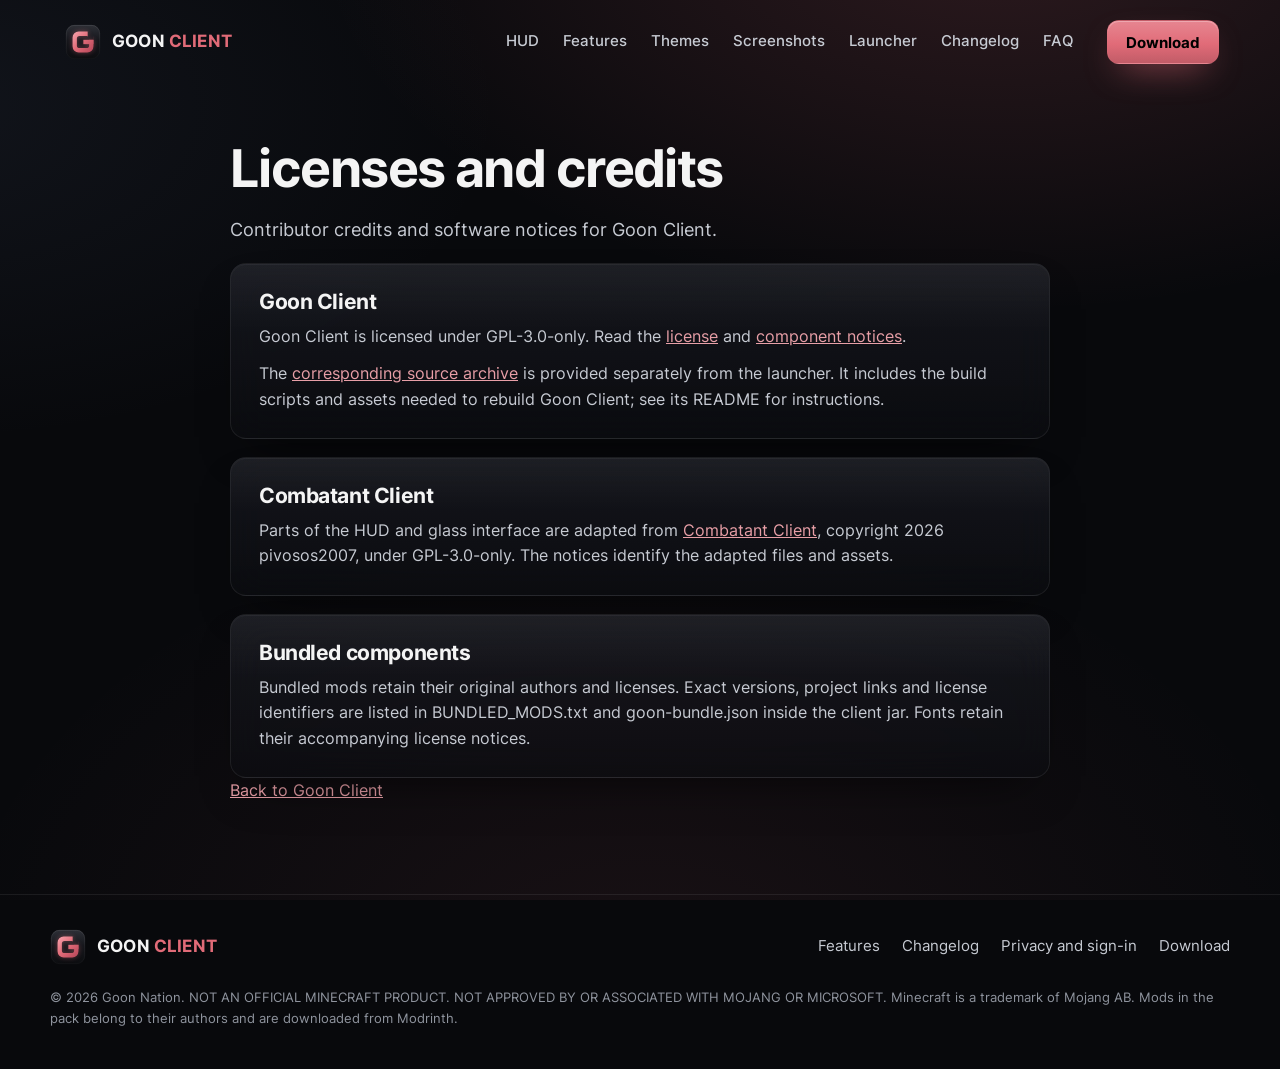
<file: licenses.html>
<!doctype html>
<html lang="en">
<head>
	<meta charset="utf-8">
	<meta name="viewport" content="width=device-width, initial-scale=1">
	<title>Licenses and Credits | Goon Client</title>
	<meta name="description" content="Goon Client license notices, contributor credits and corresponding source.">
	<meta name="theme-color" content="#08090c">
	<link rel="canonical" href="https://goonnation.xyz/licenses.html">
	<link rel="icon" type="image/svg+xml" href="assets/img/mark.svg?v=0.17.1">
	<link rel="icon" type="image/png" sizes="64x64" href="assets/img/favicon.png?v=0.17.1">
	<link rel="apple-touch-icon" href="assets/img/apple-touch-icon.png">
	<meta property="og:type" content="article">
	<meta property="og:site_name" content="Goon Nation">
	<meta property="og:title" content="Goon Client: licenses and credits">
	<meta property="og:description" content="License notices, credits and corresponding source for Goon Client.">
	<meta property="og:image" content="https://goonnation.xyz/assets/img/og.jpg">
	<link rel="stylesheet" href="assets/css/site.css?v=0.18.3">
	<script>document.documentElement.classList.add("js")</script>
</head>
<body>
	<a class="skip" href="#main">Skip to content</a>

	<header class="nav" id="nav">
		<div class="wrap nav-inner">
			<a class="brand" href="./" aria-label="Goon Client home">
				<img data-brand src="assets/img/mark.svg?v=0.17.1" alt="" width="36" height="36">
				<span class="wordmark">GOON <em>CLIENT</em></span>
			</a>
			<ul class="nav-links" id="nav-links">
				<li><a href="./#hud">HUD</a></li>
				<li><a href="./#features">Features</a></li>
				<li><a href="./#themes">Themes</a></li>
				<li><a href="./#screenshots">Screenshots</a></li>
				<li><a href="./#launcher">Launcher</a></li>
				<li><a href="./#changelog">Changelog</a></li>
				<li><a href="./#faq">FAQ</a></li>
			</ul>
			<a class="btn btn-primary" href="./#download">Download</a>
			<button class="nav-toggle" id="nav-toggle" aria-label="Open menu" aria-expanded="false" aria-controls="nav-links">
				<svg viewBox="0 0 24 24" fill="none" stroke="currentColor" stroke-width="2" stroke-linecap="round"><path d="M4 7h16M4 12h16M4 17h16"/></svg>
			</button>
		</div>
	</header>

		<main id="main" class="wrap">
		<article class="doc">
			<h1>Licenses and credits</h1>
			<p class="lede">Contributor credits and software notices for Goon Client.</p>
			<section class="glass">
				<h2>Goon Client</h2>
				<p>Goon Client is licensed under GPL-3.0-only. Read the <a href="LICENSE.txt">license</a> and <a href="NOTICE.txt">component notices</a>.</p>
				<p>The <a href="download/GoonClient-Source.zip" download>corresponding source archive</a> is provided separately from the launcher. It includes the build scripts and assets needed to rebuild Goon Client; see its README for instructions.</p>
			</section>
			<section class="glass">
				<h2>Combatant Client</h2>
				<p>Parts of the HUD and glass interface are adapted from <a href="https://github.com/pivosos2007/combatant-client" target="_blank" rel="noopener">Combatant Client</a>, copyright 2026 pivosos2007, under GPL-3.0-only. The notices identify the adapted files and assets.</p>
			</section>
			<section class="glass">
				<h2>Bundled components</h2>
				<p>Bundled mods retain their original authors and licenses. Exact versions, project links and license identifiers are listed in BUNDLED_MODS.txt and goon-bundle.json inside the client jar. Fonts retain their accompanying license notices.</p>
			</section>
			<p><a href="./">Back to Goon Client</a></p>
		</article>
	</main>

	<footer>
		<div class="wrap">
			<div class="foot">
				<a class="brand" href="./">
					<img data-brand src="assets/img/mark.svg?v=0.17.1" alt="" width="36" height="36">
				<span class="wordmark">GOON <em>CLIENT</em></span>
				</a>
				<nav class="foot-links" aria-label="Footer">
					<a href="./#features">Features</a>
					<a href="./#changelog">Changelog</a>
					<a href="privacy.html">Privacy and sign-in</a>
					<a href="./#download">Download</a>
				</nav>
			</div>
			<p class="legal">&copy; <span data-year>2026</span> Goon Nation. NOT AN OFFICIAL MINECRAFT PRODUCT. NOT APPROVED BY OR ASSOCIATED WITH MOJANG OR MICROSOFT. Minecraft is a trademark of Mojang AB. Mods in the pack belong to their authors and are downloaded from Modrinth.</p>
		</div>
	</footer>

	<script src="assets/js/site.js?v=0.18.3-final" defer></script>
</body>
</html>
</file>
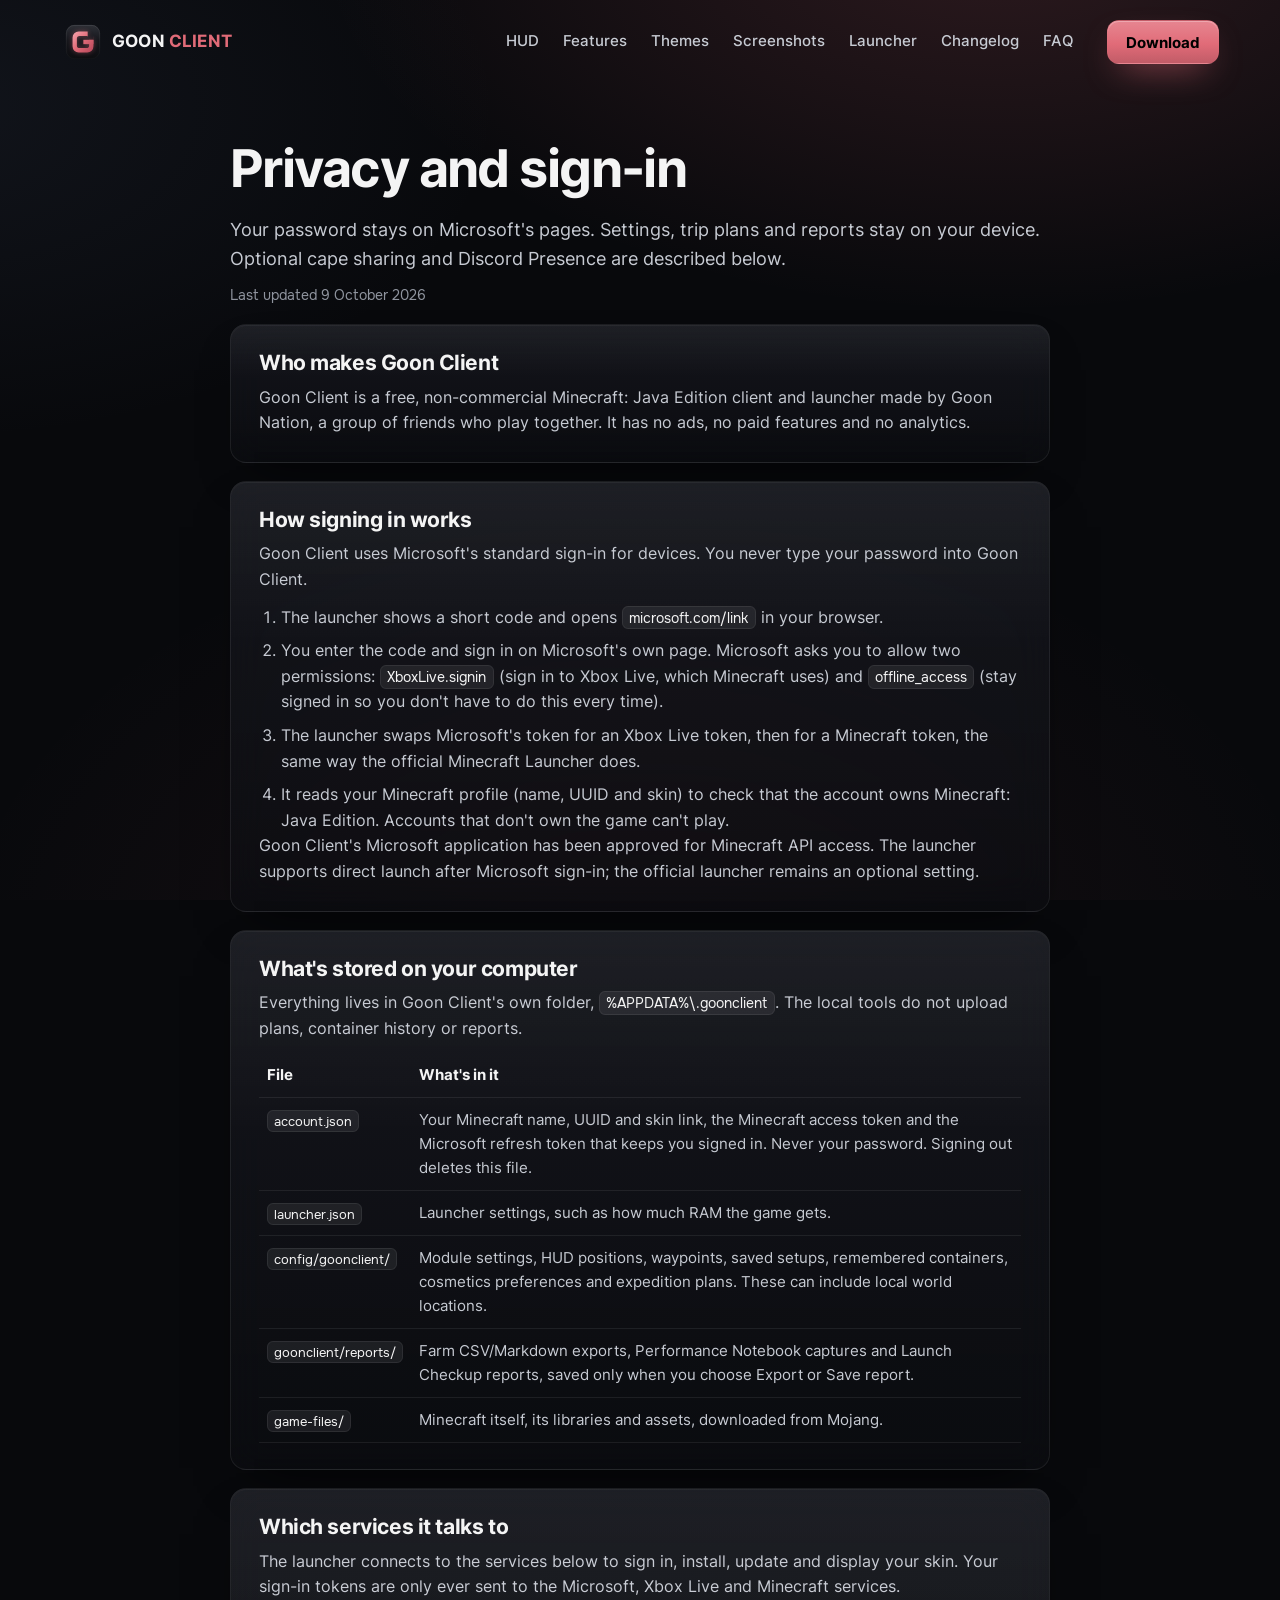
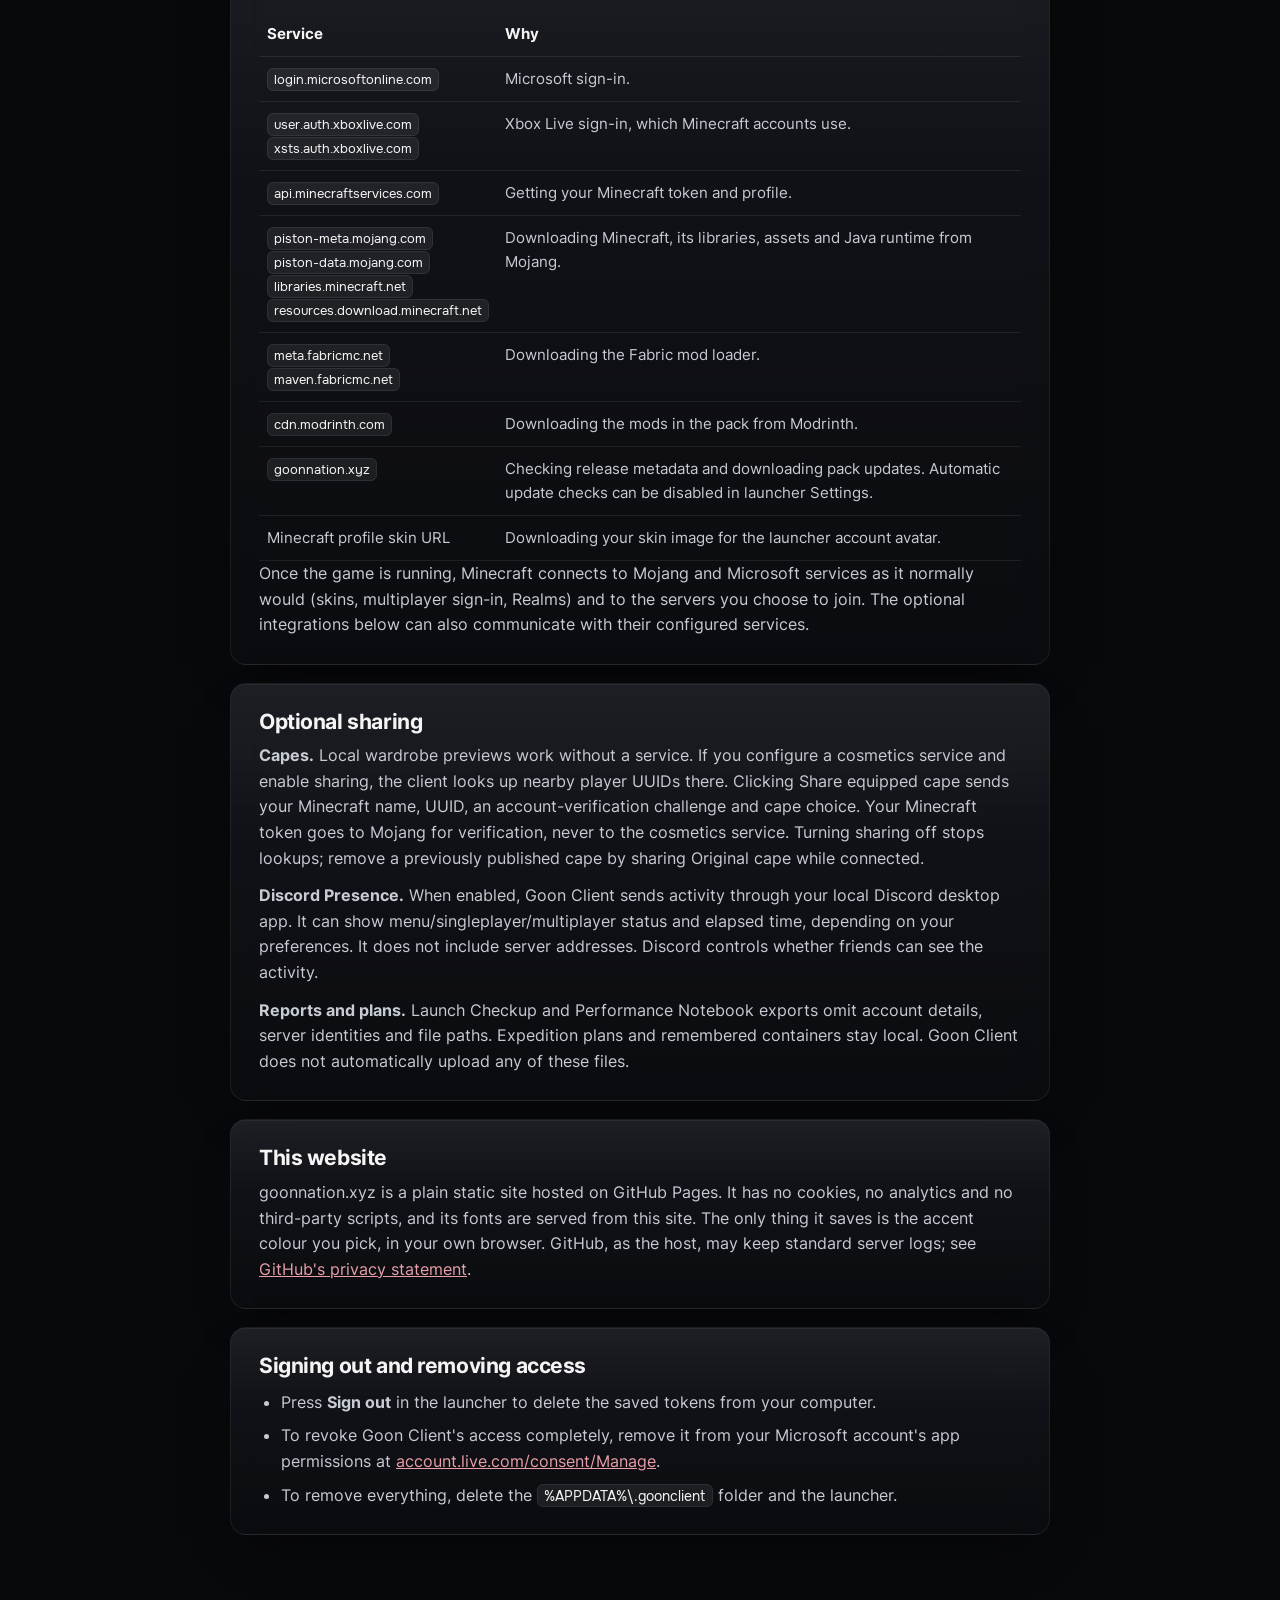
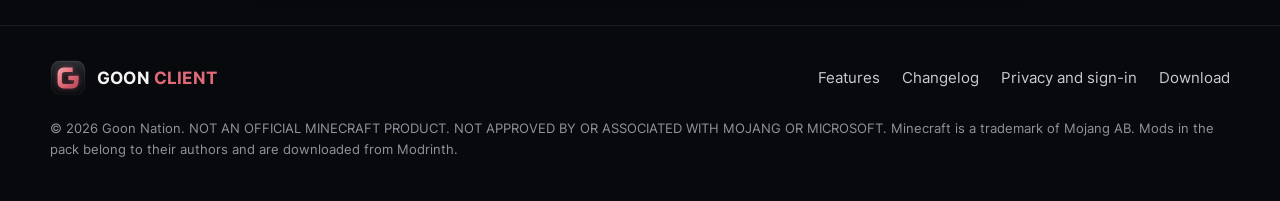
<file: privacy.html>
<!doctype html>
<html lang="en">
<head>
	<meta charset="utf-8">
	<meta name="viewport" content="width=device-width, initial-scale=1">
	<title>Privacy and Sign-in</title>
	<meta name="description" content="How Goon Client signs you in with Microsoft, what it stores on your computer and which services it talks to. No tracking, no data collection.">
	<meta name="theme-color" content="#08090c">
	<link rel="canonical" href="https://goonnation.xyz/privacy.html">
	<link rel="icon" type="image/svg+xml" href="assets/img/mark.svg?v=0.17.1">
	<link rel="icon" type="image/png" sizes="64x64" href="assets/img/favicon.png?v=0.17.1">
	<link rel="apple-touch-icon" href="assets/img/apple-touch-icon.png">
	<meta property="og:type" content="article">
	<meta property="og:site_name" content="Goon Nation">
	<meta property="og:title" content="Goon Client: privacy and sign-in">
	<meta property="og:description" content="How Goon Client signs you in with Microsoft and what it does (and doesn't) do with your account.">
	<meta property="og:image" content="https://goonnation.xyz/assets/img/og.jpg">
	<link rel="stylesheet" href="assets/css/site.css?v=0.18.3">
	<script>document.documentElement.classList.add("js")</script>
</head>
<body>
	<a class="skip" href="#main">Skip to content</a>

	<header class="nav" id="nav">
		<div class="wrap nav-inner">
			<a class="brand" href="./" aria-label="Goon Client home">
				<img data-brand src="assets/img/mark.svg?v=0.17.1" alt="" width="36" height="36">
				<span class="wordmark">GOON <em>CLIENT</em></span>
			</a>
			<ul class="nav-links" id="nav-links">
				<li><a href="./#hud">HUD</a></li>
				<li><a href="./#features">Features</a></li>
				<li><a href="./#themes">Themes</a></li>
				<li><a href="./#screenshots">Screenshots</a></li>
				<li><a href="./#launcher">Launcher</a></li>
				<li><a href="./#changelog">Changelog</a></li>
				<li><a href="./#faq">FAQ</a></li>
			</ul>
			<a class="btn btn-primary" href="./#download">Download</a>
			<button class="nav-toggle" id="nav-toggle" aria-label="Open menu" aria-expanded="false" aria-controls="nav-links">
				<svg viewBox="0 0 24 24" fill="none" stroke="currentColor" stroke-width="2" stroke-linecap="round"><path d="M4 7h16M4 12h16M4 17h16"/></svg>
			</button>
		</div>
	</header>

	<main id="main" class="wrap">
		<article class="doc">
			<h1>Privacy and sign-in</h1>
			<p class="lede">Your password stays on Microsoft's pages. Settings, trip plans and reports stay on your device. Optional cape sharing and Discord Presence are described below.</p>
			<p class="updated">Last updated 9 October 2026</p>

			<section class="glass">
				<h2>Who makes Goon Client</h2>
				<p>Goon Client is a free, non-commercial Minecraft: Java Edition client and launcher made by Goon Nation, a group of friends who play together. It has no ads, no paid features and no analytics.</p>
			</section>

			<section class="glass" id="sign-in">
				<h2>How signing in works</h2>
				<p>Goon Client uses Microsoft's standard sign-in for devices. You never type your password into Goon Client.</p>
				<ol>
					<li>The launcher shows a short code and opens <code>microsoft.com/link</code> in your browser.</li>
					<li>You enter the code and sign in on Microsoft's own page. Microsoft asks you to allow two permissions: <code>XboxLive.signin</code> (sign in to Xbox Live, which Minecraft uses) and <code>offline_access</code> (stay signed in so you don't have to do this every time).</li>
					<li>The launcher swaps Microsoft's token for an Xbox Live token, then for a Minecraft token, the same way the official Minecraft Launcher does.</li>
					<li>It reads your Minecraft profile (name, UUID and skin) to check that the account owns Minecraft: Java Edition. Accounts that don't own the game can't play.</li>
				</ol>
				<p>Goon Client's Microsoft application has been approved for Minecraft API access. The launcher supports direct launch after Microsoft sign-in; the official launcher remains an optional setting.</p>
			</section>

			<section class="glass" id="stored">
				<h2>What's stored on your computer</h2>
				<p>Everything lives in Goon Client's own folder, <code>%APPDATA%\.goonclient</code>. The local tools do not upload plans, container history or reports.</p>
				<div class="table-scroll">
					<table>
						<thead>
							<tr><th>File</th><th>What's in it</th></tr>
						</thead>
						<tbody>
							<tr><td><code>account.json</code></td><td>Your Minecraft name, UUID and skin link, the Minecraft access token and the Microsoft refresh token that keeps you signed in. Never your password. Signing out deletes this file.</td></tr>
							<tr><td><code>launcher.json</code></td><td>Launcher settings, such as how much RAM the game gets.</td></tr>
							<tr><td><code>config/goonclient/</code></td><td>Module settings, HUD positions, waypoints, saved setups, remembered containers, cosmetics preferences and expedition plans. These can include local world locations.</td></tr>
							<tr><td><code>goonclient/reports/</code></td><td>Farm CSV/Markdown exports, Performance Notebook captures and Launch Checkup reports, saved only when you choose Export or Save report.</td></tr>
							<tr><td><code>game-files/</code></td><td>Minecraft itself, its libraries and assets, downloaded from Mojang.</td></tr>
						</tbody>
					</table>
				</div>
			</section>

			<section class="glass" id="services">
				<h2>Which services it talks to</h2>
				<p>The launcher connects to the services below to sign in, install, update and display your skin. Your sign-in tokens are only ever sent to the Microsoft, Xbox Live and Minecraft services.</p>
				<div class="table-scroll">
					<table>
						<thead>
							<tr><th>Service</th><th>Why</th></tr>
						</thead>
						<tbody>
							<tr><td><code>login.microsoftonline.com</code></td><td>Microsoft sign-in.</td></tr>
							<tr><td><code>user.auth.xboxlive.com</code><br><code>xsts.auth.xboxlive.com</code></td><td>Xbox Live sign-in, which Minecraft accounts use.</td></tr>
							<tr><td><code>api.minecraftservices.com</code></td><td>Getting your Minecraft token and profile.</td></tr>
							<tr><td><code>piston-meta.mojang.com</code><br><code>piston-data.mojang.com</code><br><code>libraries.minecraft.net</code><br><code>resources.download.minecraft.net</code></td><td>Downloading Minecraft, its libraries, assets and Java runtime from Mojang.</td></tr>
							<tr><td><code>meta.fabricmc.net</code><br><code>maven.fabricmc.net</code></td><td>Downloading the Fabric mod loader.</td></tr>
							<tr><td><code>cdn.modrinth.com</code></td><td>Downloading the mods in the pack from Modrinth.</td></tr>
                            <tr><td><code>goonnation.xyz</code></td><td>Checking release metadata and downloading pack updates. Automatic update checks can be disabled in launcher Settings.</td></tr>
                            <tr><td>Minecraft profile skin URL</td><td>Downloading your skin image for the launcher account avatar.</td></tr>
						</tbody>
					</table>
				</div>
				<p>Once the game is running, Minecraft connects to Mojang and Microsoft services as it normally would (skins, multiplayer sign-in, Realms) and to the servers you choose to join. The optional integrations below can also communicate with their configured services.</p>
			</section>


            <section class="glass" id="optional-sharing">
                <h2>Optional sharing</h2>
                <p><strong>Capes.</strong> Local wardrobe previews work without a service. If you configure a cosmetics service and enable sharing, the client looks up nearby player UUIDs there. Clicking Share equipped cape sends your Minecraft name, UUID, an account-verification challenge and cape choice. Your Minecraft token goes to Mojang for verification, never to the cosmetics service. Turning sharing off stops lookups; remove a previously published cape by sharing Original cape while connected.</p>
                <p><strong>Discord Presence.</strong> When enabled, Goon Client sends activity through your local Discord desktop app. It can show menu/singleplayer/multiplayer status and elapsed time, depending on your preferences. It does not include server addresses. Discord controls whether friends can see the activity.</p>
                <p><strong>Reports and plans.</strong> Launch Checkup and Performance Notebook exports omit account details, server identities and file paths. Expedition plans and remembered containers stay local. Goon Client does not automatically upload any of these files.</p>
            </section>

			<section class="glass" id="website">
				<h2>This website</h2>
				<p>goonnation.xyz is a plain static site hosted on GitHub Pages. It has no cookies, no analytics and no third-party scripts, and its fonts are served from this site. The only thing it saves is the accent colour you pick, in your own browser. GitHub, as the host, may keep standard server logs; see <a href="https://docs.github.com/en/site-policy/privacy-policies/github-general-privacy-statement" target="_blank" rel="noopener">GitHub's privacy statement</a>.</p>
			</section>

			<section class="glass" id="remove">
				<h2>Signing out and removing access</h2>
				<ul>
					<li>Press <strong>Sign out</strong> in the launcher to delete the saved tokens from your computer.</li>
					<li>To revoke Goon Client's access completely, remove it from your Microsoft account's app permissions at <a href="https://account.live.com/consent/Manage" target="_blank" rel="noopener">account.live.com/consent/Manage</a>.</li>
					<li>To remove everything, delete the <code>%APPDATA%\.goonclient</code> folder and the launcher.</li>
				</ul>
			</section>
		</article>
	</main>

	<footer>
		<div class="wrap">
			<div class="foot">
				<a class="brand" href="./">
					<img data-brand src="assets/img/mark.svg?v=0.17.1" alt="" width="36" height="36">
				<span class="wordmark">GOON <em>CLIENT</em></span>
				</a>
				<nav class="foot-links" aria-label="Footer">
					<a href="./#features">Features</a>
					<a href="./#changelog">Changelog</a>
					<a href="privacy.html">Privacy and sign-in</a>
					<a href="./#download">Download</a>
				</nav>
			</div>
			<p class="legal">&copy; <span data-year>2026</span> Goon Nation. NOT AN OFFICIAL MINECRAFT PRODUCT. NOT APPROVED BY OR ASSOCIATED WITH MOJANG OR MICROSOFT. Minecraft is a trademark of Mojang AB. Mods in the pack belong to their authors and are downloaded from Modrinth.</p>
		</div>
	</footer>

	<script src="assets/js/site.js?v=0.18.3-final" defer></script>
</body>
</html>
</file>
<file: assets/css/site.css>
/* Goon Client site. The client's Noir glass look: charcoal surfaces, frosted panels and one theme accent. */

@font-face { font-family: "Inter"; src: url("../fonts/inter-regular.ttf") format("truetype"); font-weight: 400; font-display: swap; }
@font-face { font-family: "Inter"; src: url("../fonts/inter-medium.ttf") format("truetype"); font-weight: 500; font-display: swap; }
@font-face { font-family: "Inter"; src: url("../fonts/inter-bold.ttf") format("truetype"); font-weight: 600 800; font-display: swap; }
@font-face { font-family: "Onest"; src: url("../fonts/onest-regular.ttf") format("truetype"); font-weight: 400; font-display: swap; }
@font-face { font-family: "Onest"; src: url("../fonts/onest-medium.ttf") format("truetype"); font-weight: 500; font-display: swap; }

:root {
	color-scheme: dark;
	--bg: #08090c;
	--edge: rgba(255, 255, 255, 0.075);
	--edge-2: rgba(255, 255, 255, 0.14);
	--text: #f4f4f4;
	--soft: #c7cbd3;
	--muted: #8f949e;
	--a1: #e16b78;
	--a2: #e07a88;
	--accent-text: color-mix(in srgb, var(--a1) 62%, #f4f4f4);
	--accent-soft: color-mix(in srgb, var(--a1) 16%, transparent);
	--on-accent: #000;
	--radius: 16px;
	--max: 1180px;
	--gutter: clamp(16px, 4vw, 32px);
	--ease: cubic-bezier(0.2, 0.7, 0.2, 1);
	--blur: blur(18px) saturate(1.35);
}

*, *::before, *::after { box-sizing: border-box; }

html { scroll-behavior: smooth; scroll-padding-top: 92px; -webkit-text-size-adjust: 100%; }

body {
	margin: 0;
	min-height: 100vh;
	background:
		radial-gradient(1100px 620px at 78% -8%, color-mix(in srgb, var(--a1) 17%, transparent), transparent 62%),
		radial-gradient(900px 520px at -6% 12%, rgba(92, 110, 150, 0.11), transparent 64%),
		radial-gradient(1000px 700px at 50% 110%, color-mix(in srgb, var(--a1) 8%, transparent), transparent 70%),
		var(--bg);
	background-attachment: fixed;
	color: var(--text);
	font-family: "Inter", system-ui, -apple-system, "Segoe UI", sans-serif;
	font-size: 16px;
	line-height: 1.6;
	-webkit-font-smoothing: antialiased;
	overflow-x: hidden;
}

img { display: block; max-width: 100%; height: auto; }
a { color: inherit; }
h1, h2, h3, h4 { margin: 0; line-height: 1.12; letter-spacing: -0.02em; }
p { margin: 0; }
code, kbd {
	font-family: "Onest", ui-monospace, monospace;
	font-size: 0.88em;
	padding: 0.12em 0.45em;
	border-radius: 6px;
	background: rgba(255, 255, 255, 0.07);
	border: 1px solid var(--edge);
	color: var(--text);
}
::selection { background: color-mix(in srgb, var(--a1) 45%, transparent); }

.wrap { width: min(var(--max), 100% - var(--gutter) * 2); margin-inline: auto; }

.skip {
	position: absolute; left: 12px; top: -60px; z-index: 100;
	padding: 10px 16px; border-radius: 10px; background: var(--a1); color: var(--on-accent); text-decoration: none; font-weight: 600;
}
.skip:focus { top: 12px; }

:focus-visible { outline: 2px solid var(--a1); outline-offset: 3px; border-radius: 6px; }

/* ---------- Glass ---------- */

.glass {
	position: relative;
	background: linear-gradient(180deg, rgba(32, 34, 42, 0.52), rgba(12, 13, 17, 0.66));
	border: 1px solid var(--edge);
	border-radius: var(--radius);
	box-shadow: 0 22px 50px -24px rgba(0, 0, 0, 0.7), inset 0 1px 0 rgba(255, 255, 255, 0.05);
	-webkit-backdrop-filter: var(--blur);
	backdrop-filter: var(--blur);
}
.glass::before {
	content: "";
	position: absolute; inset: 0;
	border-radius: inherit;
	background: linear-gradient(180deg, rgba(255, 255, 255, 0.045), transparent 38%);
	pointer-events: none;
}

/* ---------- Brand ---------- */

.brand { display: inline-flex; align-items: center; gap: 11px; text-decoration: none; }
.brand img { width: 36px; height: 36px; }
.wordmark { font-weight: 800; font-size: 17px; letter-spacing: 0.01em; white-space: nowrap; }
.wordmark em { font-style: normal; color: var(--a1); transition: color 0.4s var(--ease); }

/* ---------- Buttons ---------- */

.btn {
	display: inline-flex; align-items: center; justify-content: center; gap: 10px;
	height: 44px; padding: 0 18px;
	border-radius: 12px;
	border: 1px solid var(--edge-2);
	background: rgba(255, 255, 255, 0.055);
	color: var(--text);
	font: 600 15px/1 "Inter", sans-serif;
	text-decoration: none;
	cursor: pointer;
	-webkit-backdrop-filter: var(--blur);
	backdrop-filter: var(--blur);
	transition: transform 0.2s var(--ease), background 0.2s var(--ease), border-color 0.2s var(--ease), box-shadow 0.3s var(--ease);
}
.btn:hover { background: rgba(255, 255, 255, 0.09); border-color: rgba(255, 255, 255, 0.22); transform: translateY(-1px); }
.btn svg { width: 18px; height: 18px; flex: none; }
.btn .meta { font: 500 13px/1 "Onest", sans-serif; opacity: 0.72; }
.btn-primary {
	border-color: transparent;
	background: linear-gradient(180deg, color-mix(in srgb, var(--a1) 82%, #fff), var(--a1) 55%, color-mix(in srgb, var(--a1) 86%, #000));
	color: var(--on-accent);
	box-shadow: 0 14px 34px -14px color-mix(in srgb, var(--a1) 80%, transparent), inset 0 1px 0 rgba(255, 255, 255, 0.28);
}
.btn-primary:hover { background: linear-gradient(180deg, color-mix(in srgb, var(--a1) 72%, #fff), color-mix(in srgb, var(--a1) 92%, #fff)); border-color: transparent; }
.btn-big { height: 54px; padding: 0 24px; font-size: 16px; border-radius: 14px; }

/* ---------- Nav ---------- */

.nav { position: fixed; inset: 12px 0 auto; z-index: 50; }
.nav-inner {
	position: relative;
	display: flex; align-items: center; gap: 22px;
	height: 60px; padding: 0 10px 0 14px;
	border-radius: 18px;
	border: 1px solid transparent;
	transition: background 0.3s var(--ease), border-color 0.3s var(--ease), box-shadow 0.3s var(--ease);
}
.nav.scrolled .nav-inner, .nav.open .nav-inner {
	background: rgba(14, 15, 19, 0.7);
	border-color: var(--edge);
	box-shadow: 0 18px 40px -22px rgba(0, 0, 0, 0.8);
	-webkit-backdrop-filter: var(--blur);
	backdrop-filter: var(--blur);
}
.nav-links { display: flex; gap: 2px; margin: 0 0 0 auto; padding: 0; list-style: none; }
.nav-links a {
	display: block; padding: 8px 11px; border-radius: 10px;
	color: var(--soft); text-decoration: none; font-size: 14.5px; font-weight: 500;
	transition: color 0.2s, background 0.2s;
}
.nav-links a:hover { color: var(--text); background: rgba(255, 255, 255, 0.06); }
.nav-toggle {
	display: none; width: 42px; height: 42px; padding: 10px;
	border: 1px solid var(--edge-2); border-radius: 12px; background: rgba(255, 255, 255, 0.05); color: var(--text); cursor: pointer;
}

/* ---------- Hero ---------- */

.hero { position: relative; padding: 150px 0 20px; }
.hero-bg {
	position: absolute; inset: 0 0 -20%; z-index: -1; overflow: hidden;
	opacity: 0.6;
	-webkit-mask-image: linear-gradient(180deg, #000 25%, transparent 90%);
	mask-image: linear-gradient(180deg, #000 25%, transparent 90%);
}
.hero-bg img { width: 100%; height: 100%; object-fit: cover; filter: blur(28px) saturate(1.2); transform: scale(1.15); }
.hero-bg::after { content: ""; position: absolute; inset: 0; background: linear-gradient(180deg, rgba(8, 9, 12, 0.4), rgba(8, 9, 12, 0.85)); }

.hero-copy { text-align: center; }
.chip {
	display: inline-flex; align-items: center; gap: 10px;
	height: 34px; padding: 0 14px 0 5px;
	border-radius: 999px;
	font: 500 13.5px/1 "Onest", sans-serif; color: var(--soft);
	white-space: nowrap;
	margin-bottom: 26px;
}
.chip b { display: inline-flex; align-items: center; height: 24px; padding: 0 10px; border-radius: 999px; background: var(--a1); color: var(--on-accent); font-weight: 500; transition: background 0.4s var(--ease); }
.chip .sep { width: 1px; height: 14px; background: rgba(199, 203, 211, 0.3); }
.hero h1 { font-size: clamp(40px, 7vw, 84px); font-weight: 800; letter-spacing: -0.035em; line-height: 1.02; }
.hero h1 .accent {
	background: linear-gradient(120deg, color-mix(in srgb, var(--a1) 55%, #fff), var(--a1) 45%, color-mix(in srgb, var(--a2) 80%, var(--a1)));
	-webkit-background-clip: text; background-clip: text; color: transparent;
}
.hero-sub { max-width: 650px; margin: 22px auto 0; color: var(--soft); font-size: clamp(16px, 2vw, 19px); }
.hero-cta { display: flex; flex-wrap: wrap; gap: 12px; justify-content: center; margin-top: 34px; }
.hero-note { margin-top: 16px; color: var(--muted); font-size: 13.5px; }

.hero-shot { position: relative; max-width: 1080px; margin: 54px auto 0; }
.frame { padding: 8px; border-radius: 20px; }
.frame img, .frame .stage { border-radius: 13px; }
.frame > img { width: 100%; aspect-ratio: 16 / 9; object-fit: cover; }
.hero-shot .glow {
	position: absolute; inset: 12% 8% -8%; z-index: -1;
	background: radial-gradient(closest-side, color-mix(in srgb, var(--a1) 32%, transparent), transparent);
	filter: blur(40px);
}

/* HUD replicas floating over the hero shot */
.float { position: absolute; z-index: 2; animation: bob 7s ease-in-out infinite; }
.float-a { left: -34px; top: 13%; }
.float-b { right: -40px; top: 40%; animation-delay: -2.4s; }
.float-c { left: 6%; bottom: -24px; animation-delay: -4.6s; }
@keyframes bob { 50% { transform: translateY(-7px); } }

/* ---------- HUD replicas (Combatant's compact stat and list panel) ---------- */

.hud-pill {
	display: inline-flex; align-items: center;
	height: 38px; padding: 0 13px 0 9px; gap: 9px;
	border-radius: 10px;
	background: linear-gradient(180deg, rgba(12, 13, 16, 0.6), rgba(19, 21, 25, 0.64));
	border: 1px solid rgba(255, 255, 255, 0.06);
	box-shadow: 0 10px 26px -12px rgba(0, 0, 0, 0.85), inset 0 1px 0 rgba(255, 255, 255, 0.04);
	-webkit-backdrop-filter: blur(14px); backdrop-filter: blur(14px);
	font: 400 20px/1 "Onest", sans-serif; color: var(--text);
	white-space: nowrap;
}
.hud-pill svg, .hud-pill img { width: 21px; height: 21px; color: #f4f4f4; flex: none; }
.hud-pill strong { font-weight: 400; }
.hud-pill .div { width: 1px; height: 22px; background: rgba(199, 203, 211, 0.32); }
.hud-pill .unit { font-weight: 500; color: rgba(199, 203, 211, 0.62); margin-left: -4px; }

.hud-panel {
	width: 270px;
	border-radius: 10px;
	background: linear-gradient(180deg, rgba(13, 14, 17, 0.66), rgba(18, 20, 24, 0.74));
	border: 1px solid rgba(255, 255, 255, 0.06);
	box-shadow: 0 14px 34px -14px rgba(0, 0, 0, 0.85), inset 0 1px 0 rgba(255, 255, 255, 0.04);
	-webkit-backdrop-filter: blur(14px); backdrop-filter: blur(14px);
	padding-bottom: 8px;
	text-align: left;
}
.hud-panel header { display: flex; align-items: center; gap: 10px; height: 40px; padding: 0 13px 0 10px; }
.hud-panel header svg { width: 19px; height: 19px; color: var(--a1); flex: none; transition: color 0.4s var(--ease); }
.hud-panel header .div { width: 1px; height: 15px; background: rgba(206, 209, 216, 0.22); }
.hud-panel header strong { font-size: 16px; font-weight: 700; color: color-mix(in srgb, #f4f4f4 86%, var(--a1)); }
.hud-panel header span { margin-left: auto; font: 500 14.5px/1 "Onest", sans-serif; }
.hud-panel header span b { font-weight: 500; color: var(--accent-text); margin-left: 6px; }
.hud-panel hr { margin: 2px 14px 6px; border: 0; height: 1px; background: rgba(206, 209, 216, 0.16); }
.hud-row { display: flex; align-items: center; gap: 10px; height: 27px; padding: 0 14px 0 11px; font: 500 15px/1 "Onest", sans-serif; }
.hud-row i { display: grid; place-items: center; width: 18px; height: 18px; border-radius: 5px; flex: none; }
.hud-row i svg { width: 15px; height: 15px; }
.hud-row .div { width: 1px; height: 14px; background: rgba(206, 209, 216, 0.5); }
.hud-row em { font-style: normal; margin-left: auto; color: var(--accent-text); }

/* ---------- Stats ---------- */

.stats { display: flex; flex-wrap: wrap; gap: 12px; justify-content: center; margin-top: 60px; }
.stats .hud-pill { height: 46px; padding: 0 16px 0 12px; font-size: 21px; }
.stats .hud-pill svg { color: var(--a1); transition: color 0.4s var(--ease); }

/* ---------- Sections ---------- */

.section { padding: 110px 0 0; }
.section-head { max-width: 720px; margin: 0 auto 46px; text-align: center; }
.eyebrow {
	display: inline-flex; align-items: center; gap: 9px;
	margin-bottom: 14px;
	font: 500 13px/1 "Onest", sans-serif; letter-spacing: 0.14em; text-transform: uppercase; color: var(--a1);
	transition: color 0.4s var(--ease);
}
.eyebrow::before { content: ""; width: 18px; height: 2px; border-radius: 2px; background: currentColor; }
.section h2 { font-size: clamp(30px, 4.4vw, 48px); font-weight: 800; letter-spacing: -0.03em; }
.section-head p { margin-top: 16px; color: var(--soft); font-size: 17px; }

.split { display: grid; grid-template-columns: 1.05fr 0.95fr; gap: 56px; align-items: center; }
.split h2 { font-size: clamp(30px, 4vw, 44px); }
.split .lede { margin-top: 16px; color: var(--soft); font-size: 17px; }

.checks { display: grid; gap: 14px; margin: 26px 0 30px; padding: 0; list-style: none; }
.checks li { display: flex; gap: 12px; align-items: flex-start; color: var(--soft); }
.checks strong { color: var(--text); font-weight: 600; }
.check {
	display: grid; place-items: center; flex: none;
	width: 24px; height: 24px; margin-top: 1px; border-radius: 8px;
	background: var(--accent-soft); color: var(--a1);
}
.check svg { width: 14px; height: 14px; }

/* HUD showcase */
.hud-stage { position: relative; min-height: 440px; border-radius: 22px; overflow: hidden; border: 1px solid var(--edge); }
.hud-stage > img { position: absolute; inset: 0; width: 100%; height: 100%; object-fit: cover; }
.hud-stage::after { content: ""; position: absolute; inset: 0; background: linear-gradient(160deg, rgba(8, 9, 12, 0.05), rgba(8, 9, 12, 0.5)); }
.hud-stage .stack { position: relative; z-index: 1; display: grid; gap: 12px; justify-items: start; padding: 26px; }

/* ---------- Features ---------- */

.features { display: grid; grid-template-columns: repeat(3, minmax(0, 1fr)); gap: 16px; }
.feature { padding: 22px 22px 24px; transition: transform 0.25s var(--ease), border-color 0.25s var(--ease); }
.feature:hover { transform: translateY(-2px); border-color: var(--edge-2); }
.feature-head { display: flex; align-items: center; gap: 12px; margin-bottom: 14px; }
.feature .icon {
	display: grid; place-items: center; flex: none;
	width: 40px; height: 40px; border-radius: 12px;
	background: linear-gradient(180deg, #1e2027, #0c0d10);
	border: 1px solid rgba(255, 255, 255, 0.09);
	box-shadow: inset 0 1px 0 rgba(255, 255, 255, 0.06), 0 0 22px -6px color-mix(in srgb, var(--a1) 55%, transparent);
	color: var(--a1);
	transition: color 0.4s var(--ease), box-shadow 0.4s var(--ease);
}
.feature .icon svg { width: 20px; height: 20px; }
.feature-head .div { width: 1px; height: 18px; background: rgba(206, 209, 216, 0.2); }
.feature h3 { font-size: 17px; font-weight: 700; letter-spacing: -0.01em; }
.feature p { color: var(--soft); font-size: 15px; }

/* ---------- Themes ---------- */

.themes { display: grid; grid-template-columns: 330px minmax(0, 1fr); gap: 26px; align-items: start; }
.swatches { display: grid; grid-template-columns: repeat(2, minmax(0, 1fr)); gap: 8px; padding: 14px; }
.swatch {
	display: flex; align-items: center; gap: 10px;
	height: 42px; padding: 0 12px;
	border-radius: 11px; border: 1px solid var(--edge);
	background: rgba(255, 255, 255, 0.03);
	color: var(--soft); font: 500 14px/1 "Inter", sans-serif; text-align: left;
	cursor: pointer;
	transition: background 0.2s, border-color 0.2s, color 0.2s;
}
.swatch::before {
	content: ""; flex: none; width: 18px; height: 18px; border-radius: 6px;
	background: linear-gradient(135deg, var(--s1), var(--s2));
	box-shadow: 0 0 12px -2px var(--s1);
}
.swatch:hover { background: rgba(255, 255, 255, 0.06); color: var(--text); }
.swatch[aria-pressed="true"] {
	color: var(--text);
	border-color: color-mix(in srgb, var(--s1) 70%, transparent);
	background: color-mix(in srgb, var(--s1) 16%, rgba(20, 22, 27, 0.7));
}
.themes .frame img { width: 100%; aspect-ratio: 16 / 9; object-fit: cover; }
.themes-note { margin-top: 14px; color: var(--muted); font-size: 14px; text-align: center; }

/* ---------- Screenshots ---------- */

.tabs {
	display: flex; flex-wrap: wrap; gap: 4px; justify-content: center;
	width: fit-content; max-width: 100%; margin: 0 auto 22px; padding: 5px;
}
.tab {
	height: 36px; padding: 0 14px;
	border: 0; border-radius: 11px;
	background: transparent; color: var(--soft);
	font: 500 14px/1 "Inter", sans-serif; cursor: pointer;
	transition: background 0.25s var(--ease), color 0.2s;
}
.tab:hover { color: var(--text); background: rgba(255, 255, 255, 0.05); }
.tab[aria-selected="true"] {
	background: linear-gradient(180deg, color-mix(in srgb, var(--a1) 88%, #fff), var(--a1));
	color: var(--on-accent);
	box-shadow: 0 8px 20px -10px color-mix(in srgb, var(--a1) 80%, transparent);
}
.viewer { max-width: 1080px; margin: 0 auto; }
.stage { position: relative; aspect-ratio: 16 / 9; overflow: hidden; background: #0c0d10; }
.stage img { position: absolute; inset: 0; width: 100%; height: 100%; object-fit: cover; opacity: 0; transition: opacity 0.45s var(--ease); }
.stage img.active { opacity: 1; }
.caption { max-width: 760px; margin: 18px auto 0; text-align: center; color: var(--soft); font-size: 15.5px; min-height: 3.2em; }
.caption strong { color: var(--text); }

/* ---------- Wardrobe ---------- */

.capes-strip { overflow: hidden; }
.capes-strip img { width: 100%; border-radius: 13px; }
.capes-wardrobe { max-width: 860px; margin: 18px auto 0; }
.capes-wardrobe img { width: 100%; aspect-ratio: 16 / 9; object-fit: cover; }

/* ---------- Launcher ---------- */

.launcher-shot img { width: 100%; border-radius: 18px; border: 1px solid var(--edge); box-shadow: 0 40px 80px -40px rgba(0, 0, 0, 0.9); }

/* ---------- Pack ---------- */

.pack { display: grid; grid-template-columns: repeat(3, minmax(0, 1fr)); gap: 16px; }
.pack-group { padding: 20px 20px 16px; }
.pack-group h3 { display: flex; align-items: center; gap: 10px; margin-bottom: 12px; font-size: 15px; font-weight: 700; }
.pack-group h3::before { content: ""; width: 3px; height: 15px; border-radius: 2px; background: var(--a1); }
.pack-group ul { display: grid; gap: 2px; margin: 0; padding: 0; list-style: none; }
.pack-group a {
	display: flex; justify-content: space-between; gap: 12px;
	padding: 8px 10px; border-radius: 9px;
	text-decoration: none; font-weight: 500; font-size: 15px;
	transition: background 0.2s;
}
.pack-group a:hover { background: rgba(255, 255, 255, 0.05); }
.pack-group a span { color: var(--muted); font: 400 13.5px/1.6 "Onest", sans-serif; }
.pack-note { margin-top: 20px; text-align: center; color: var(--muted); font-size: 14.5px; }
.pack-note a { color: var(--accent-text); }

/* ---------- Open source, trust ---------- */

.open, .trust { display: grid; grid-template-columns: repeat(3, minmax(0, 1fr)); gap: 16px; }
.open .feature a, .trust .feature a { color: var(--accent-text); text-decoration-color: color-mix(in srgb, var(--a1) 45%, transparent); text-underline-offset: 3px; }

/* ---------- Changelog ---------- */

.changelog { max-width: 820px; margin: 0 auto; padding: 30px 34px 32px; }
.changelog-head { display: flex; flex-wrap: wrap; align-items: baseline; gap: 6px 14px; margin-bottom: 18px; }
.changelog-head h3 { font-size: 24px; font-weight: 800; }
.changelog-head span { color: var(--accent-text); font-weight: 500; }
.changelog h4 { margin: 18px 0 8px; font: 500 13px/1 "Onest", sans-serif; letter-spacing: 0.12em; text-transform: uppercase; color: var(--muted); }
.changelog ul { display: grid; gap: 9px; margin: 0; padding: 0; list-style: none; }
.changelog li { position: relative; padding-left: 22px; color: var(--soft); }
.changelog li::before { content: ""; position: absolute; left: 2px; top: 0.6em; width: 8px; height: 8px; border-radius: 3px; }
.changelog li.add::before { background: #4ade80; box-shadow: 0 0 10px -1px #4ade80; }
.changelog li.change::before { background: #f5b83d; box-shadow: 0 0 10px -1px #f5b83d; }
.changelog .intro { margin: 16px 0 0; color: var(--muted); font-size: 15px; }
.legend { color: var(--muted); }

/* ---------- FAQ, CTA ---------- */

.faq { display: grid; gap: 10px; max-width: 820px; margin: 0 auto; }
.faq details { padding: 0 22px; border-radius: 14px; }
.faq summary {
	display: flex; align-items: center; justify-content: space-between; gap: 16px;
	padding: 18px 0; cursor: pointer; list-style: none;
	font-weight: 600; font-size: 16px;
}
.faq summary::-webkit-details-marker { display: none; }
.faq summary::after {
	content: ""; flex: none; width: 9px; height: 9px; margin-right: 4px;
	border-right: 2px solid var(--muted); border-bottom: 2px solid var(--muted);
	transform: rotate(45deg); transition: transform 0.25s var(--ease);
}
.faq details[open] summary::after { transform: rotate(225deg); border-color: var(--a1); }
.faq details p { padding: 0 0 20px; color: var(--soft); }
.faq a { color: var(--accent-text); }

.cta { margin-top: 110px; padding: 58px 28px; text-align: center; overflow: hidden; }
.cta::after {
	content: ""; position: absolute; left: 10%; right: 10%; bottom: -70%; height: 120%;
	background: radial-gradient(closest-side, color-mix(in srgb, var(--a1) 30%, transparent), transparent);
	filter: blur(30px); pointer-events: none;
}
.cta > * { position: relative; z-index: 1; }
.cta img { width: 68px; height: 68px; margin: 0 auto 18px; }
.cta h2 { font-size: clamp(30px, 4.4vw, 46px); font-weight: 800; letter-spacing: -0.03em; }
.cta p { margin-top: 12px; color: var(--soft); }

/* ---------- Footer ---------- */

footer { margin-top: 90px; padding: 34px 0 40px; border-top: 1px solid var(--edge); }
.foot { display: flex; flex-wrap: wrap; align-items: center; justify-content: space-between; gap: 20px; }
.foot-links { display: flex; flex-wrap: wrap; gap: 6px 22px; }
.foot-links a { color: var(--soft); text-decoration: none; font-size: 14.5px; }
.foot-links a:hover { color: var(--text); }
.legal { margin-top: 22px; color: var(--muted); font-size: 12.5px; line-height: 1.7; }

/* ---------- Privacy page and 404 ---------- */

.doc { max-width: 820px; margin: 0 auto; padding: 140px 0 0; }
.doc h1 { font-size: clamp(34px, 5vw, 52px); font-weight: 800; letter-spacing: -0.03em; }
.doc .lede { margin-top: 18px; color: var(--soft); font-size: 18px; }
.doc .updated { margin-top: 10px; color: var(--muted); font: 400 14px/1.6 "Onest", sans-serif; }
.doc section { margin-top: 18px; padding: 26px 28px; }
.doc h2 { font-size: 21px; font-weight: 700; margin-bottom: 10px; }
.doc p, .doc li { color: var(--soft); }
.doc p + p { margin-top: 12px; }
.doc ol, .doc ul { margin: 12px 0 0; padding-left: 22px; display: grid; gap: 8px; }
.doc a { color: var(--accent-text); }
.table-scroll { overflow-x: auto; }
.doc table { width: 100%; margin-top: 12px; border-collapse: collapse; font-size: 15px; }
.doc th, .doc td { padding: 10px 8px; border-bottom: 1px solid var(--edge); text-align: left; vertical-align: top; color: var(--soft); }
.doc th { color: var(--text); font-weight: 600; }

.notfound { min-height: 100vh; display: grid; place-items: center; text-align: center; }
.notfound img { width: 84px; height: 84px; margin: 0 auto 22px; }
.notfound h1 { font-size: 96px; font-weight: 800; letter-spacing: -0.04em; }
.notfound h1 em { font-style: normal; color: var(--a1); }
.notfound p { margin: 10px 0 28px; color: var(--soft); }

/* ---------- Motion ---------- */

.js .reveal { opacity: 0; transform: translateY(16px); transition: opacity 0.7s var(--ease), transform 0.7s var(--ease); }
.js .reveal.in { opacity: 1; transform: none; }

@media (prefers-reduced-motion: reduce) {
	html { scroll-behavior: auto; }
	*, *::before, *::after { transition-duration: 0.01ms !important; animation: none !important; }
	.js .reveal { opacity: 1; transform: none; }
}

/* ---------- Responsive ---------- */

@media (max-width: 1120px) {
	.nav-links {
		position: absolute; top: 70px; left: 0; right: 0; flex-direction: column; gap: 2px;
		padding: 10px; border-radius: 16px;
		background: rgba(14, 15, 19, 0.95); border: 1px solid var(--edge);
		-webkit-backdrop-filter: var(--blur); backdrop-filter: var(--blur);
		opacity: 0; transform: translateY(-6px); pointer-events: none;
		transition: opacity 0.2s, transform 0.2s;
	}
	.nav.open .nav-links { opacity: 1; transform: none; pointer-events: auto; }
	.nav-links a { padding: 12px 14px; }
	.nav-toggle { display: grid; place-items: center; }
	.nav-inner .btn-primary { margin-left: auto; }
}

@media (max-width: 1100px) {
	.float-a { left: 10px; }
	.float-b { right: 10px; }
	.features, .pack, .open, .trust { grid-template-columns: repeat(2, minmax(0, 1fr)); }
	.themes { grid-template-columns: minmax(0, 1fr); }
	.swatches { grid-template-columns: repeat(4, minmax(0, 1fr)); }
}

@media (max-width: 960px) {
	.split { grid-template-columns: minmax(0, 1fr); gap: 34px; }
	.float { display: none; }
}

@media (max-width: 640px) {
	.chip-extra { display: none; }
	.hero { padding-top: 118px; }
	.features, .pack, .open, .trust { grid-template-columns: minmax(0, 1fr); }
	.swatches { grid-template-columns: repeat(2, minmax(0, 1fr)); }
	.nav-inner .btn-primary { display: none; }
	.nav-toggle { margin-left: auto; }
	.wordmark { font-size: 15px; }
	.hud-panel { width: 100%; max-width: 270px; }
	.hud-stage .stack { padding: 16px; }
	.changelog { padding: 24px 20px; }
	.stats .hud-pill { font-size: 18px; height: 42px; }
	.section { padding-top: 84px; }
	.cta { margin-top: 84px; }
}
</file>
